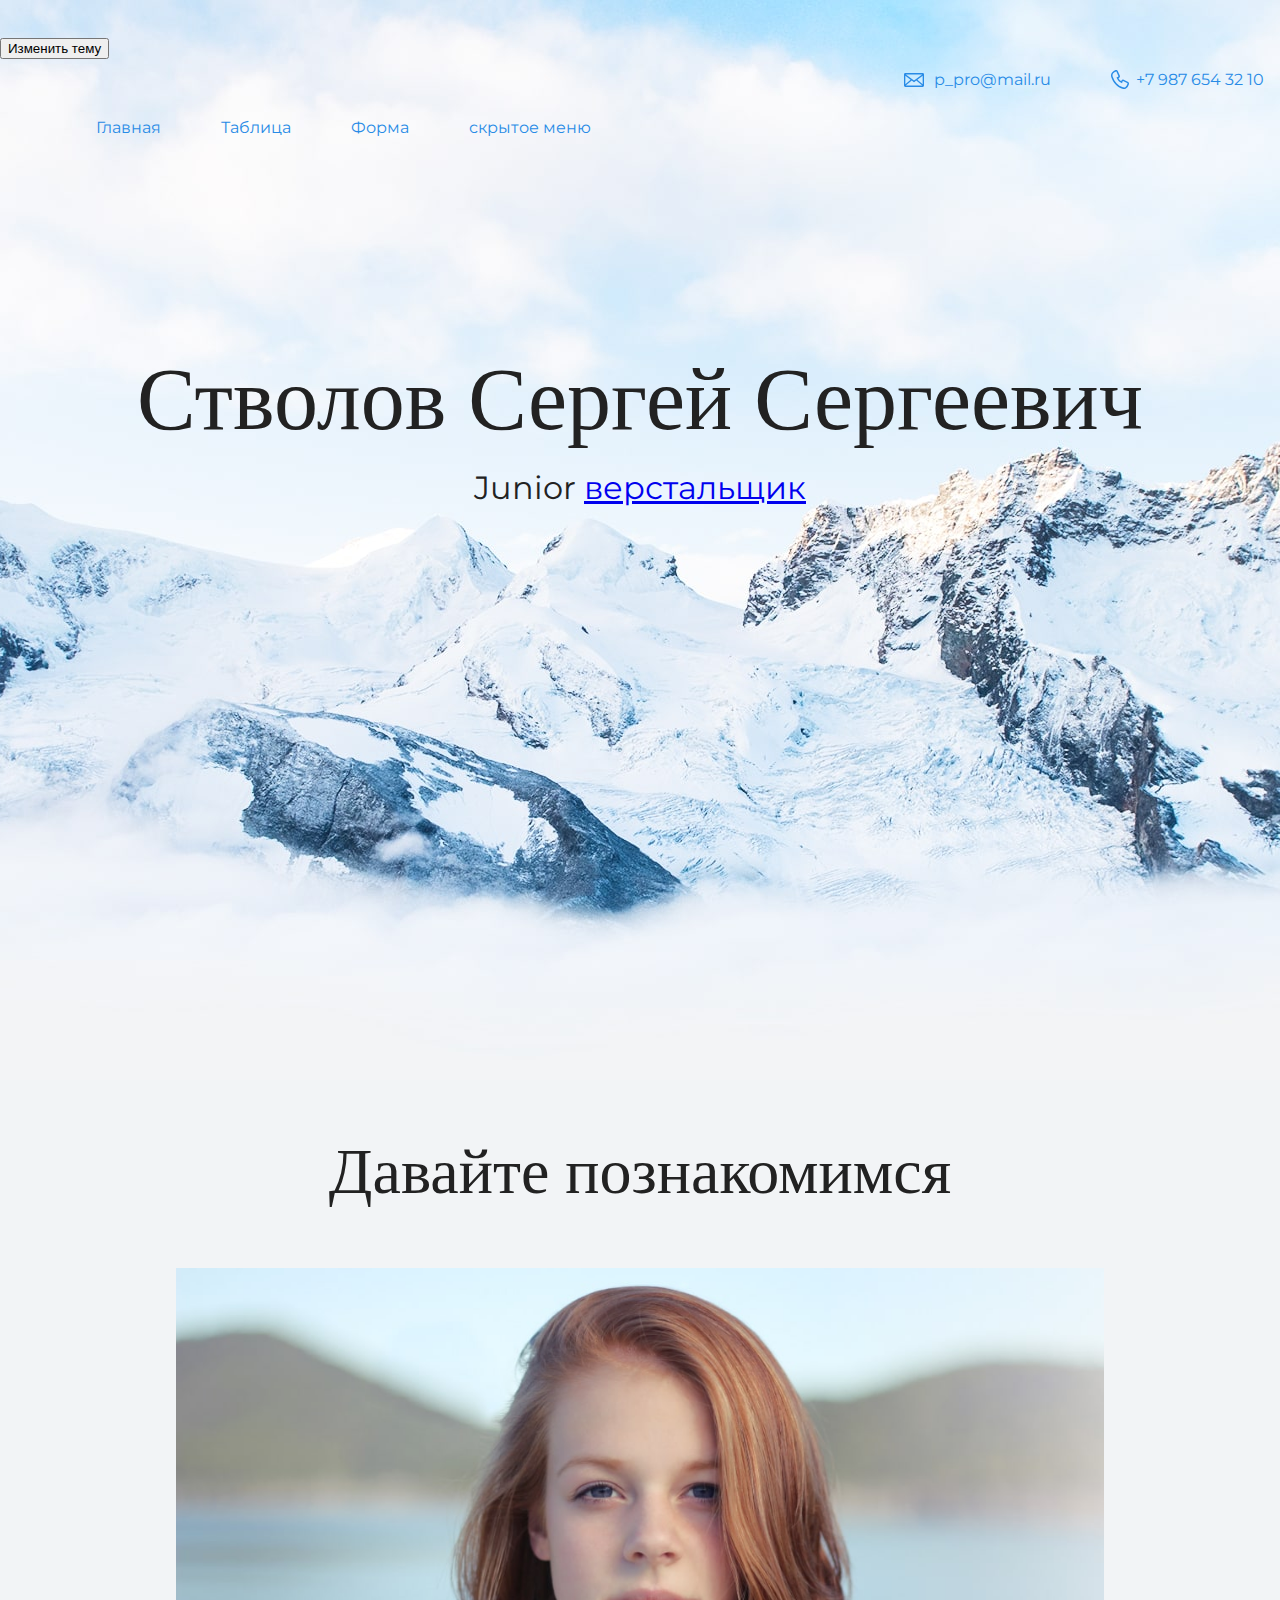
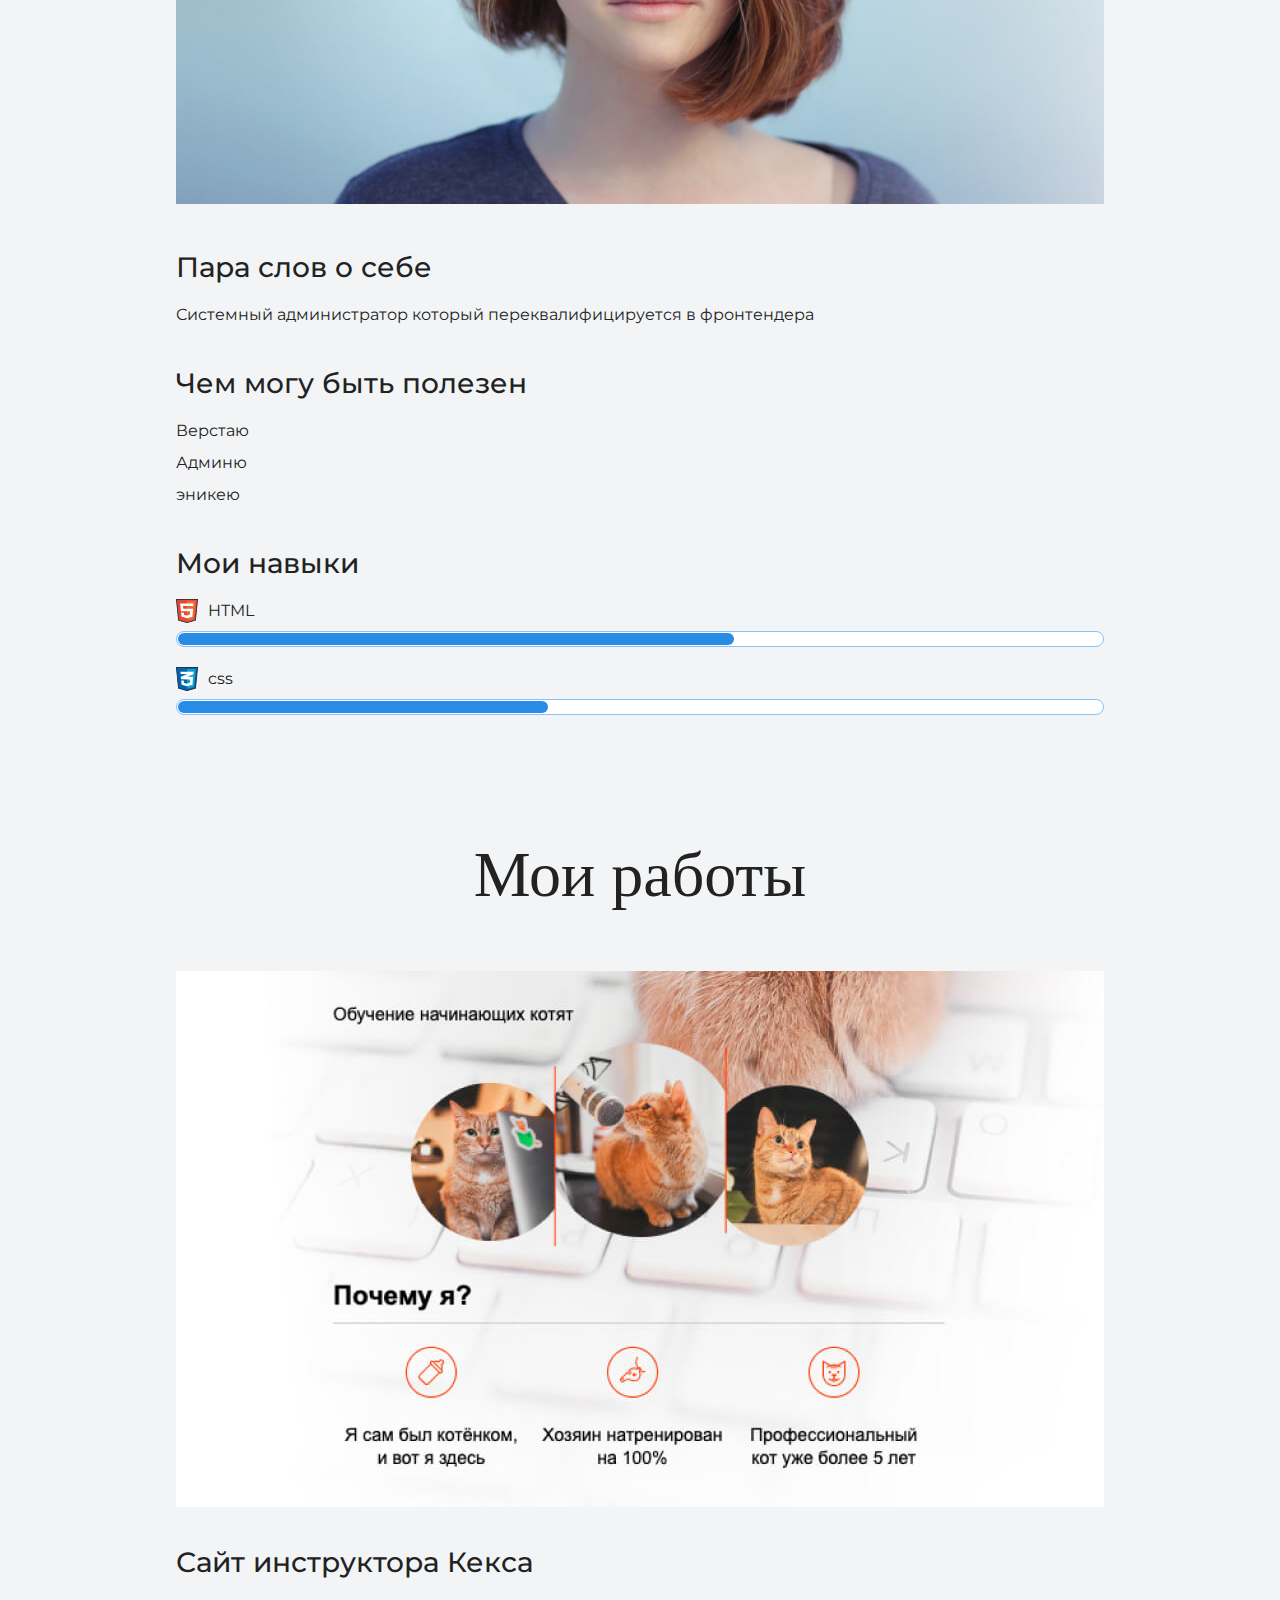
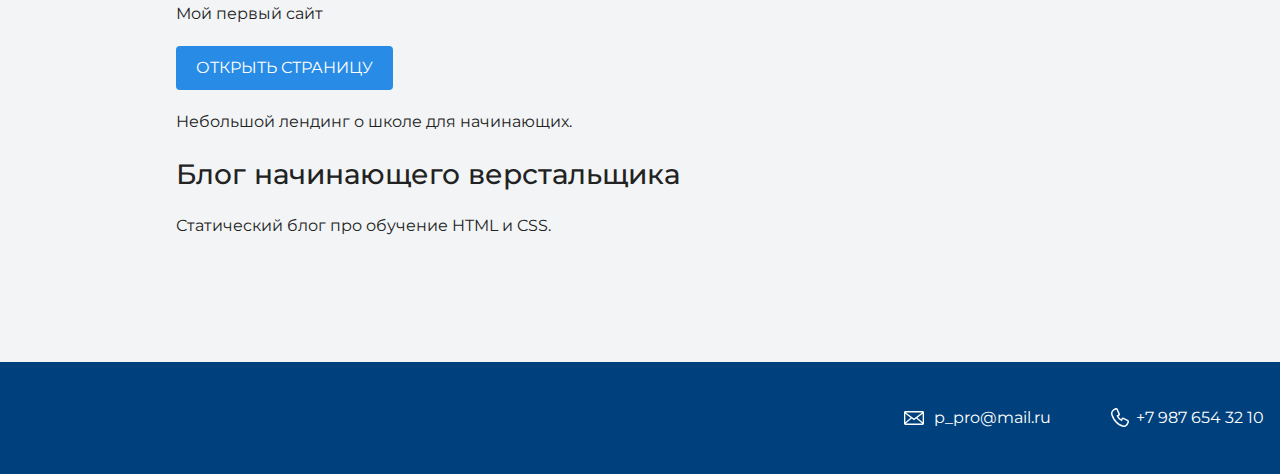
<file: index.html>
<!DOCTYPE html>
<html lang="ru">
  <head>
    <meta charset="UTF-8">
    <link rel="stylesheet" href="style.css">
    <title>Портфолио Junior верстальщика</title>
    <link href="https://fonts.googleapis.com/css?family=Montserrat:400,500,700|Old+Standard+TT&display=swap&subset=cyrillic" rel="stylesheet">
  </head>

  <body class="page light-theme">
    <header class="page-header">
      <button class="theme-button" type="button">Изменить тему</button>     
      <div class="container">
        <a class="header-email" href="mailto:p_pro@mail.ru">p_pro@mail.ru</a>
        <a class="header-phone" href="tel:+79876543210">+7 987 654 32 10</a>
      </div>
      <nav>
        <ul>
          <li>
            <a>Главная</a>
          </li>
          <li>
            <a href="table_test.html">Таблица</a>
          </li>
          <li>
            <a href="form.html">Форма</a>
          </li>
          <li class="hiddenli"> <a href="#"> скрытое меню</a>
            <ul class="hidden">
              <li><a href="#">1</a></li>
              <li><a href="#">2</a></li>
              <li><a href="#">3</a></li>
            </ul>
          </li>
          </ul>
      </nav>
    </header>
    
    <section class="hero-image">
      <div class="container">
      <h1 class="heading">Стволов Сергей Сергеевич</h1>
      <p>Junior <a href="#111">верстальщик</a></p>
      </div>
    </section>

    <section class="intro">
      <div class="container">
        <h2 class="subheading">Давайте познакомимся</h2>
        <figure class="user-image">
            <img src="files/user.jpg" width="928" height="536" alt="фото автора сайта">
        </figure>
        <h3>Пара слов о себе</h3>
            <p>Системный администратор который переквалифицируется в фронтендера</p>
        <h3>Чем могу быть полезен</h3>
            <p id="111">Верстаю<br>Админю<br>эникею</p>
            <div class="skills">
              <h3>Мои навыки</h3>
              <dl class="skills-list">
                <dt class="skill-html">HTML</dt>
                <dd class="level"><div style="width: 60%;">60%</div></dd>
                <dt class="skill-css">css</dt>
                <dd class="level"><div div style="width: 40%;">40%</div></dd>
              </dl>
            </div>
      </div>
    </section>
  
      <section class="portfolio">
        <div class="container">
          <h2 class="subheading">Мои работы</h2> 
          <figure class="project-image">
            <img src="files/project.jpg" width="928" height="536" alt="Cайт инструктора Кекса">
          </figure>
          <h3>Сайт инструктора Кекса</h3>
            <P>Мой первый сайт</P>
          <a class="button" href="source/project/index.html">Открыть страницу</a>
            <p>Небольшой лендинг о школе для начинающих.</p>
          <h3>Блог начинающего верстальщика</h3>
            <p>Статический блог про обучение HTML и CSS.</p>
        </div>
      </section>

          <footer class="page-footer">
      <div class="container">
        <a class="footer-email" href="mailto:p_pro@mail.ru">p_pro@mail.ru</a>
        <a class="footer-phone" href="tel:+79876543210">+7 987 654 32 10</a>
    </div>
    </footer>
    <script src="js.js"></script>
  </body>
</html>
</file>
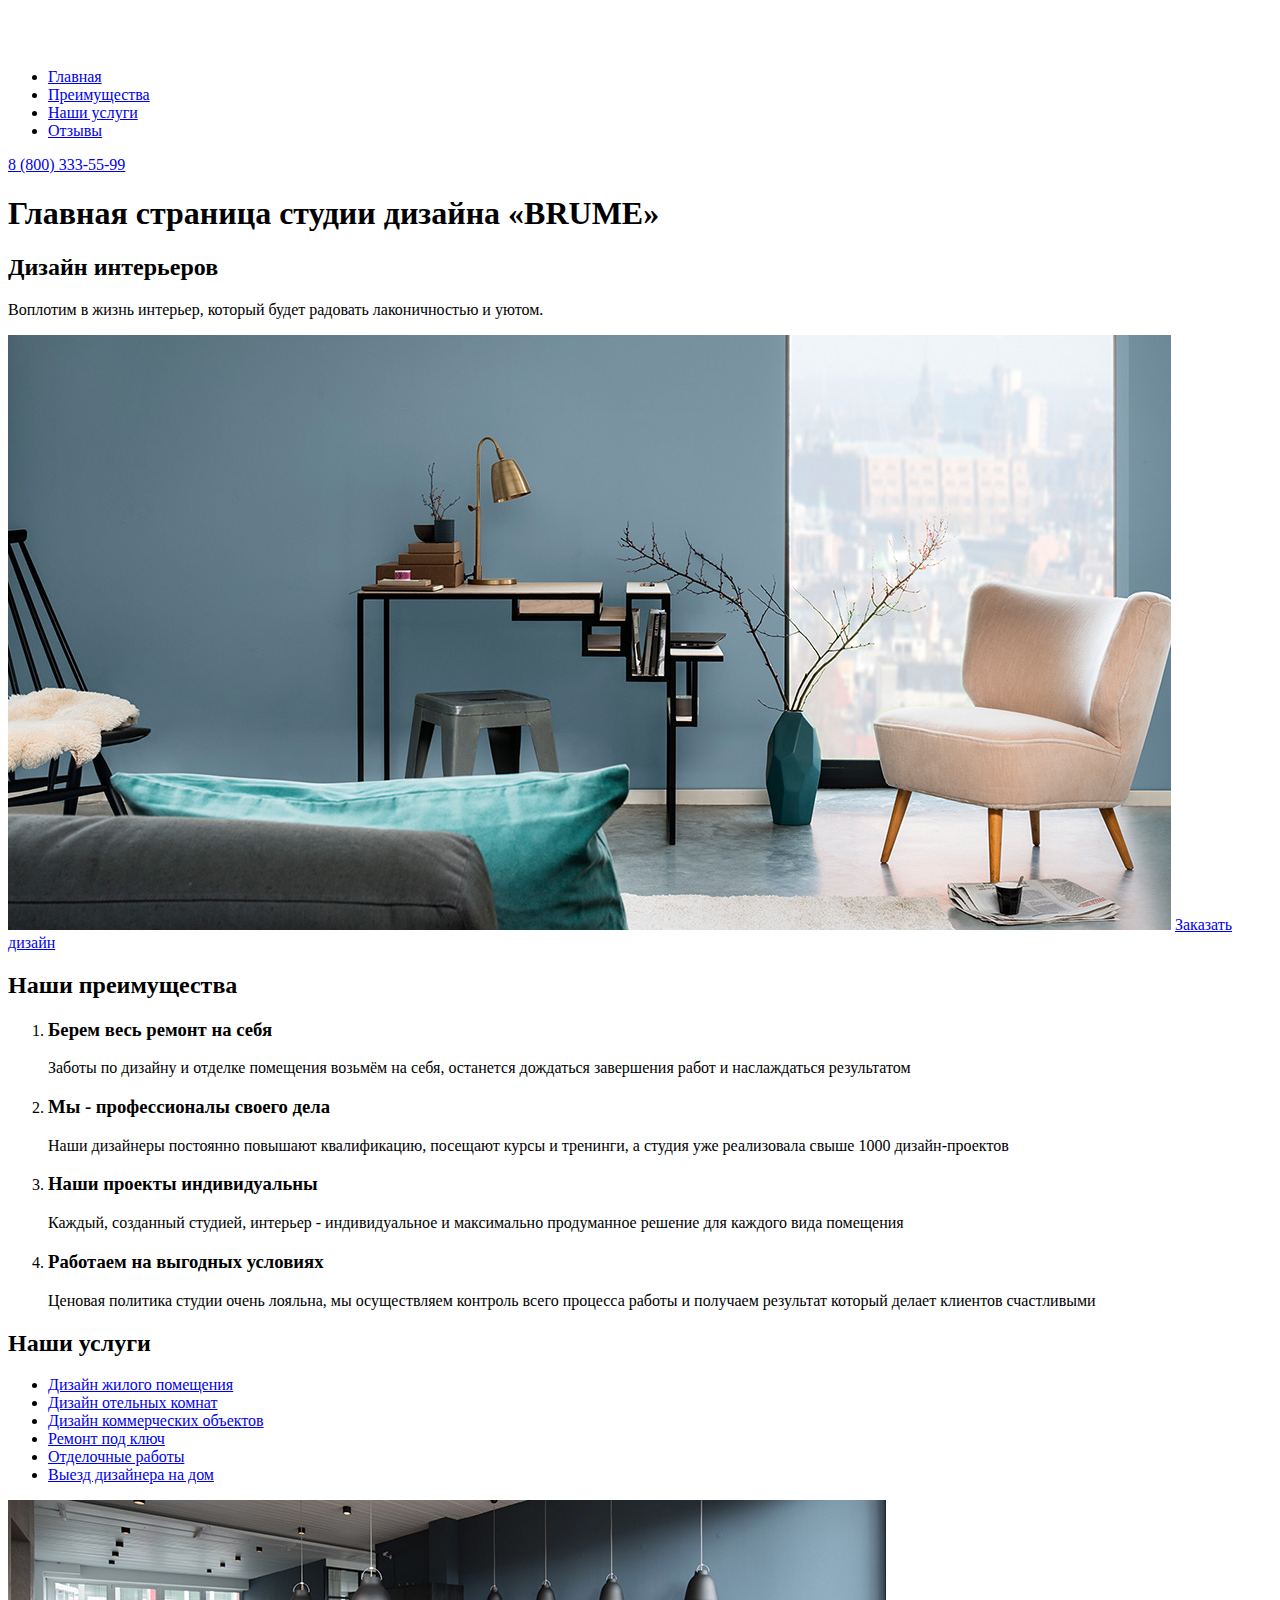
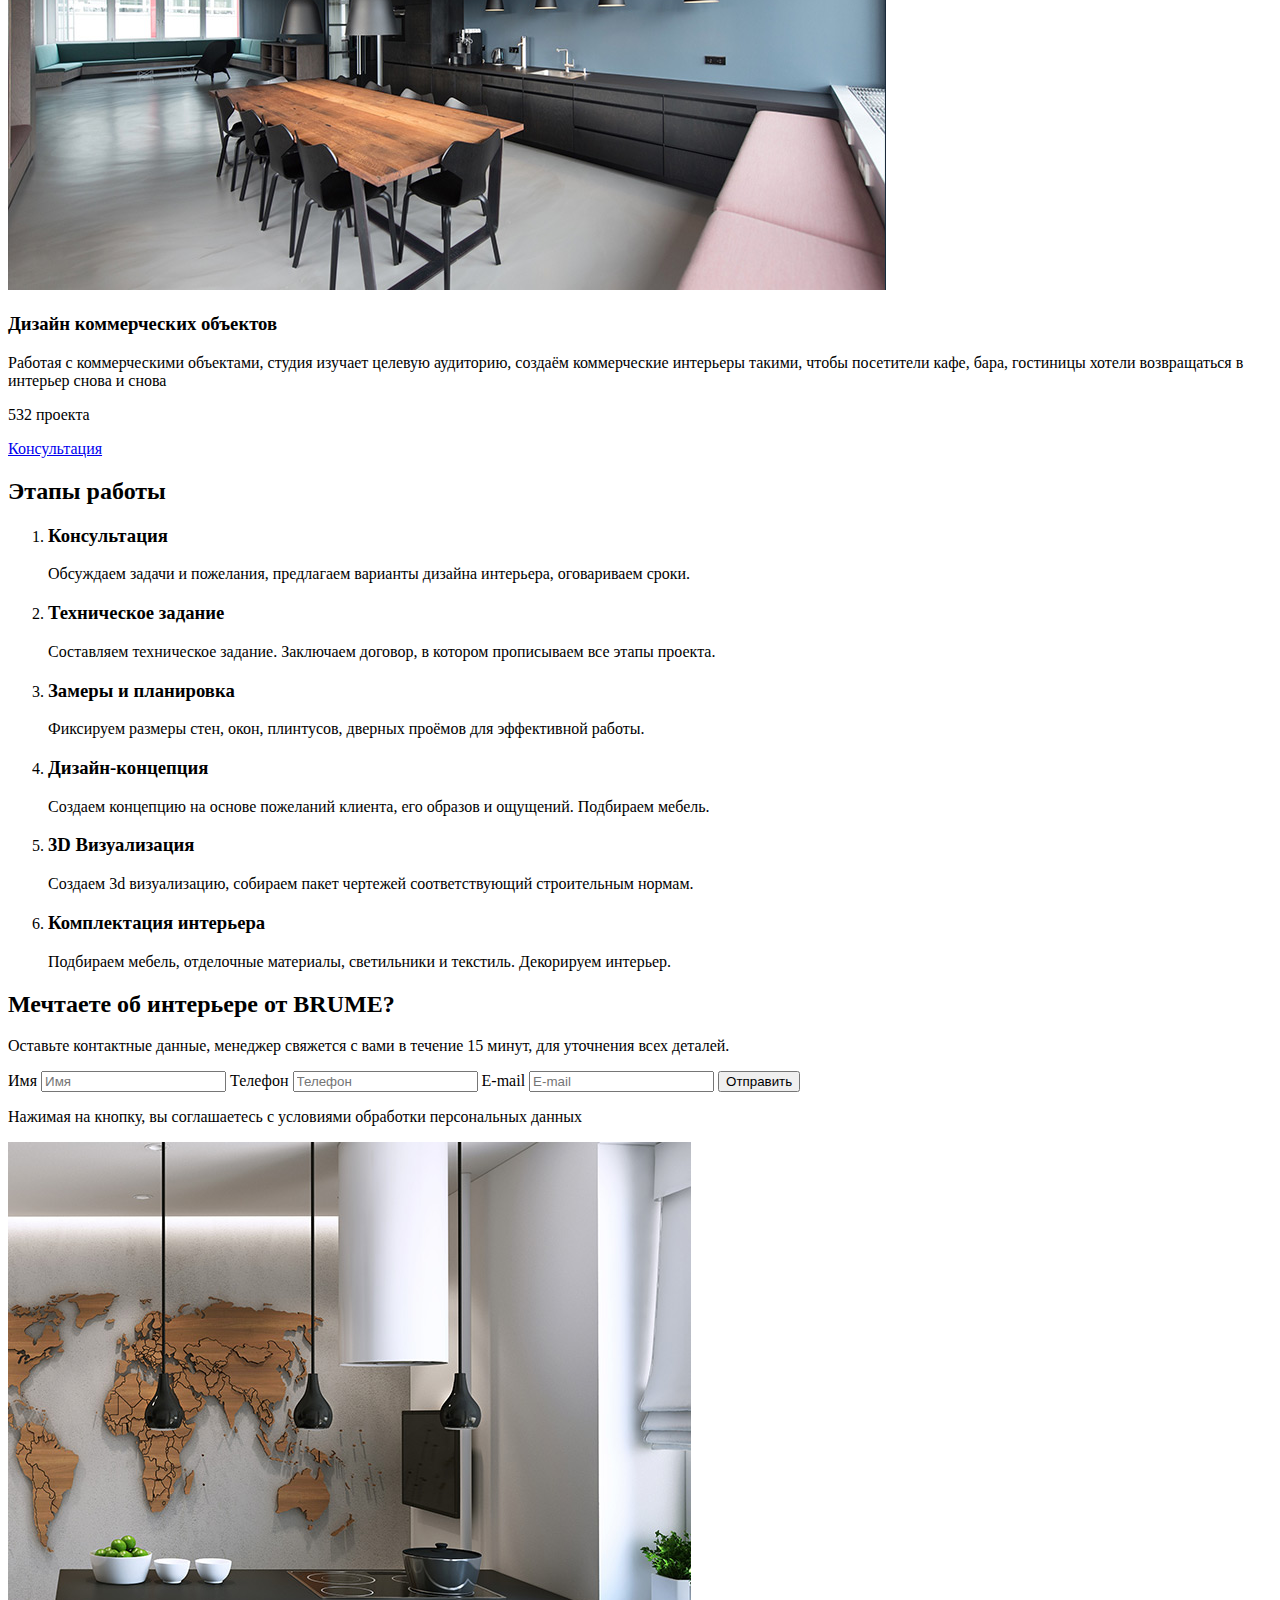
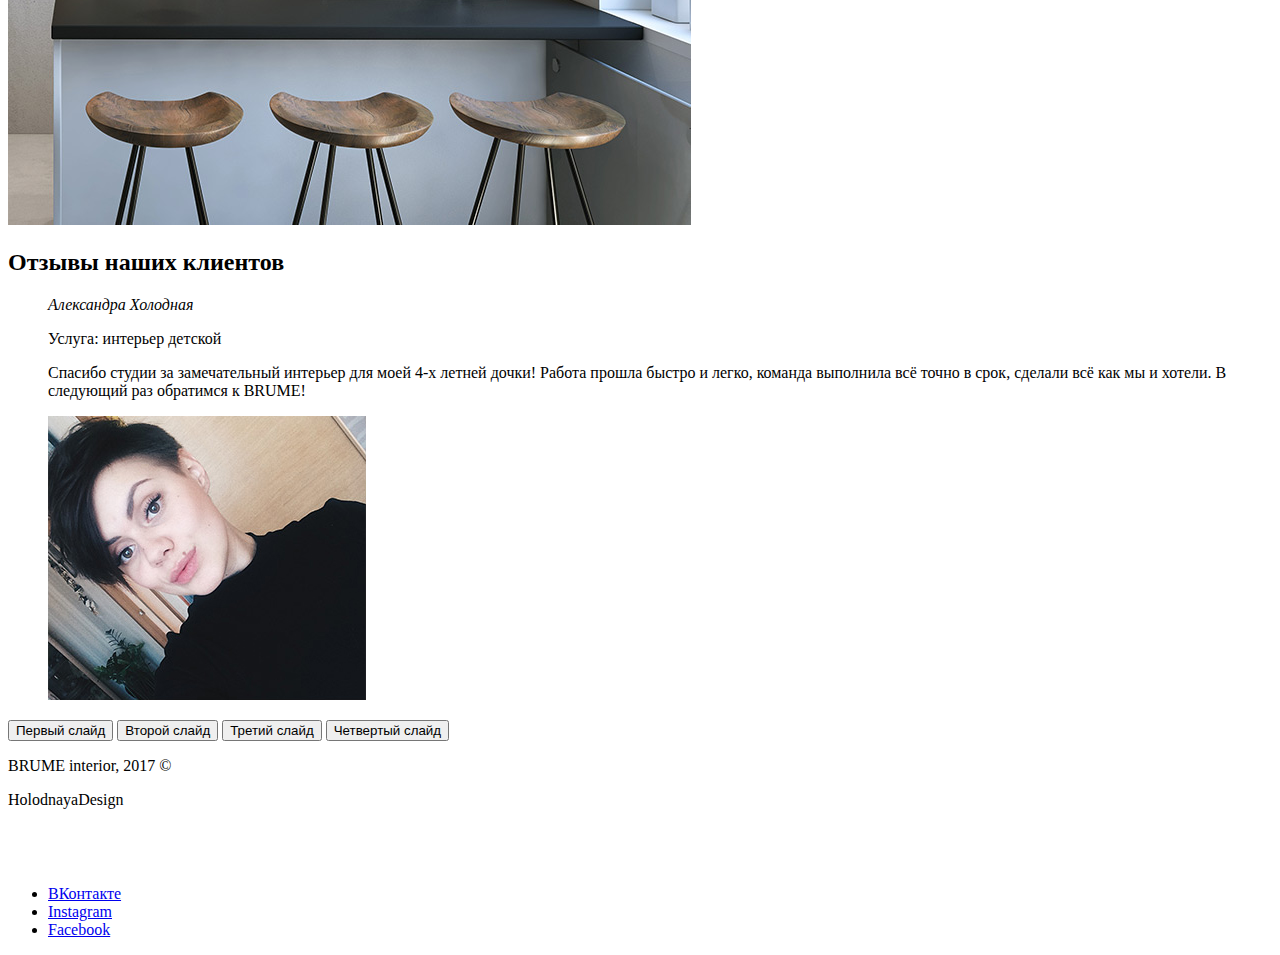
<file: case/case-05/index.html>
<!DOCTYPE html>
<html lang="ru">
  <head>
    <meta charset="utf-8">
    <meta name="viewport" content="width=device-width, initial-scale=1">
    <title>Дизайн студия «BRUME»</title>
  </head>
  <body>
    <header class="main-header">
      <nav class="main-nav">
        <a class="logo">
          <img src="img/logo.png" width="70" height="40" alt="Логотип дизайн студия BRUME">
        </a>
        <ul class="site-navigation">
          <li class="site-navigation-item">
            <a href="#">Главная</a>
          </li>
          <li class="site-navigation-item">
            <a href="#">Преимущества</a>
          </li>
          <li class="site-navigation-item">
            <a href="#">Наши услуги</a>
          </li>
          <li class="site-navigation-item">
            <a href="#">Отзывы</a>
          </li>
        </ul>
      </nav>
      <a href="tel:88003335599">8 (800) 333-55-99</a>
    </header>
    <main>
      <h1 class="visually-hidden">Главная страница студии дизайна «BRUME»</h1>
      <section class="promo">
        <h2>Дизайн интерьеров</h2>
        <p>Воплотим в жизнь интерьер, который будет радовать лаконичностью и уютом.</p>
        <img src="img/promo.jpg" width="1163" height="595" alt="Дизайн гостиной от студии BRUME">
        <a href="#">Заказать дизайн</a>
      </section>
      <section class="features">
        <h2 class="visually-hidden">Наши преимущества</h2>
        <ol>
          <li>
            <h3>Берем весь ремонт на себя</h3>
            <p>Заботы по дизайну и отделке помещения возьмём на себя, останется дождаться завершения работ и наслаждаться результатом</p>
          </li>
          <li>
            <h3>Мы - профессионалы своего дела</h3>
            <p>Наши дизайнеры постоянно повышают квалификацию, посещают курсы и тренинги, а студия уже реализовала свыше 1000 дизайн-проектов</p>
          </li>
          <li>
            <h3>Наши проекты индивидуальны</h3>
            <p>Каждый, созданный студией, интерьер - индивидуальное и максимально продуманное решение для каждого вида помещения</p>
          </li>
          <li>
            <h3>Работаем на выгодных условиях</h3>
            <p>Ценовая политика студии очень лояльна, мы осуществляем контроль всего процесса работы и получаем результат который делает клиентов счастливыми</p>
          </li>
        </ol>
      </section>
      <section class="services">
        <h2>Наши услуги</h2>
        <ul class="section-navigation">
          <li class="section-navigation-item"><a href="#">Дизайн жилого помещения</a></li>
          <li class="section-navigation-item"><a href="#">Дизайн отельных комнат</a></li>
          <li class="section-navigation-item active-item"><a href="#">Дизайн коммерческих объектов</a></li>
          <li class="section-navigation-item"><a href="#">Ремонт под ключ</a></li>
          <li class="section-navigation-item"><a href="#">Отделочные работы</a></li>
          <li class="section-navigation-item"><a href="#">Выезд дизайнера на дом</a></li>
        </ul>
        <img src="img/image.jpg" width="878" height="390" alt="Дизайн коммерческих объектов от студии BRUME">
        <h3>Дизайн коммерческих объектов</h3>
        <p>Работая с коммерческими объектами, студия изучает целевую аудиторию, создаём коммерческие интерьеры такими, чтобы посетители кафе, бара, гостиницы хотели возвращаться в интерьер снова и снова</p>
        <p>532 проекта</p>
        <a href="#">Консультация</a>
      </section>
      <section class="stages">
        <h2>Этапы работы</h2>
        <ol>
          <li>
            <h3>Консультация</h3>
            <p>Обсуждаем задачи и пожелания, предлагаем варианты дизайна интерьера, оговариваем сроки.</p>
          </li>
          <li>
            <h3>Техническое задание</h3>
            <p>Составляем техническое задание. Заключаем договор, в котором прописываем все этапы проекта.</p>
          </li>
          <li>
            <h3>Замеры и планировка</h3>
            <p>Фиксируем размеры стен, окон, плинтусов, дверных проёмов для эффективной работы.</p>
          </li>
          <li>
            <h3>Дизайн-концепция</h3>
            <p>Создаем концепцию на основе пожеланий клиента, его образов и ощущений. Подбираем мебель.</p>
          </li>
          <li>
            <h3>3D Визуализация</h3>
            <p>Создаем 3d визуализацию, собираем пакет чертежей соответствующий строительным нормам.</p>
          </li>
          <li>
            <h3>Комплектация интерьера</h3>
            <p>Подбираем мебель, отделочные материалы, светильники и текстиль. Декорируем интерьер.</p>
          </li>
        </ol>
      </section>
      <section class="order-form">
        <h2>Мечтаете об интерьере от BRUME?</h2>
        <p>Оставьте контактные данные, менеджер свяжется с вами в течение 15 минут, для уточнения всех деталей.</p>
        <form action="#" method="post">
          <label for="name" class="visually-hidden">Имя</label>
          <input type="text" name="name" id="name" placeholder="Имя" required>
          <label for="phone" class="visually-hidden">Телефон</label>
          <input type="tel" name="phone" id="phone" placeholder="Телефон" required>
          <label for="email" class="visually-hidden">E-mail</label>
          <input type="email" name="email" id="email" placeholder="E-mail">
          <button type="submit">Отправить</button>
        </form>
        <p>Нажимая на кнопку, вы соглашаетесь с условиями обработки персональных данных</p>
        <img src="img/image-2.jpg" width="683" height="683" alt="Дизайн от студии BRUME">
      </section>
      <section class="reviews">
        <h2>Отзывы наших клиентов</h2>
        <blockquote>
          <cite>Александра Холодная</cite>
          <p>Услуга: интерьер детской</p>
          <p>Спасибо студии за замечательный интерьер для моей 4-х летней дочки! Работа прошла быстро и легко, команда выполнила всё точно в срок, сделали всё как мы и хотели. В следующий раз обратимся к BRUME!</p>
          <img src="img/photo-1.jpg" width="318" height="284" alt="Александра Холодная">
        </blockquote>
        <div class="slider-control">
          <button class="slider-button active-button" type="button">Первый слайд</button>
          <button class="slider-button" type="button">Второй слайд</button>
          <button class="slider-button" type="button">Третий слайд</button>
          <button class="slider-button" type="button">Четвертый слайд</button>
        </div>
      </section>
    </main>
    <footer class="main-footer">
      <p class="copyright">BRUME interior, 2017 &copy;</p>
      <p class="copyright">HolodnayaDesign</p>
      <a class="logo">
        <img src="img/logo.png" width="70" height="40" alt="Логотип дизайн студия BRUME">
      </a>
      <ul class="social-list">
        <li class="social-list-item">
          <a href="#">ВКонтакте</a>
        </li>
        <li class="social-list-item">
          <a href="#">Instagram</a>
        </li>
        <li class="social-list-item">
          <a href="#">Facebook</a>
        </li>
      </ul>
    </footer>
  </body>
</html>
</file>
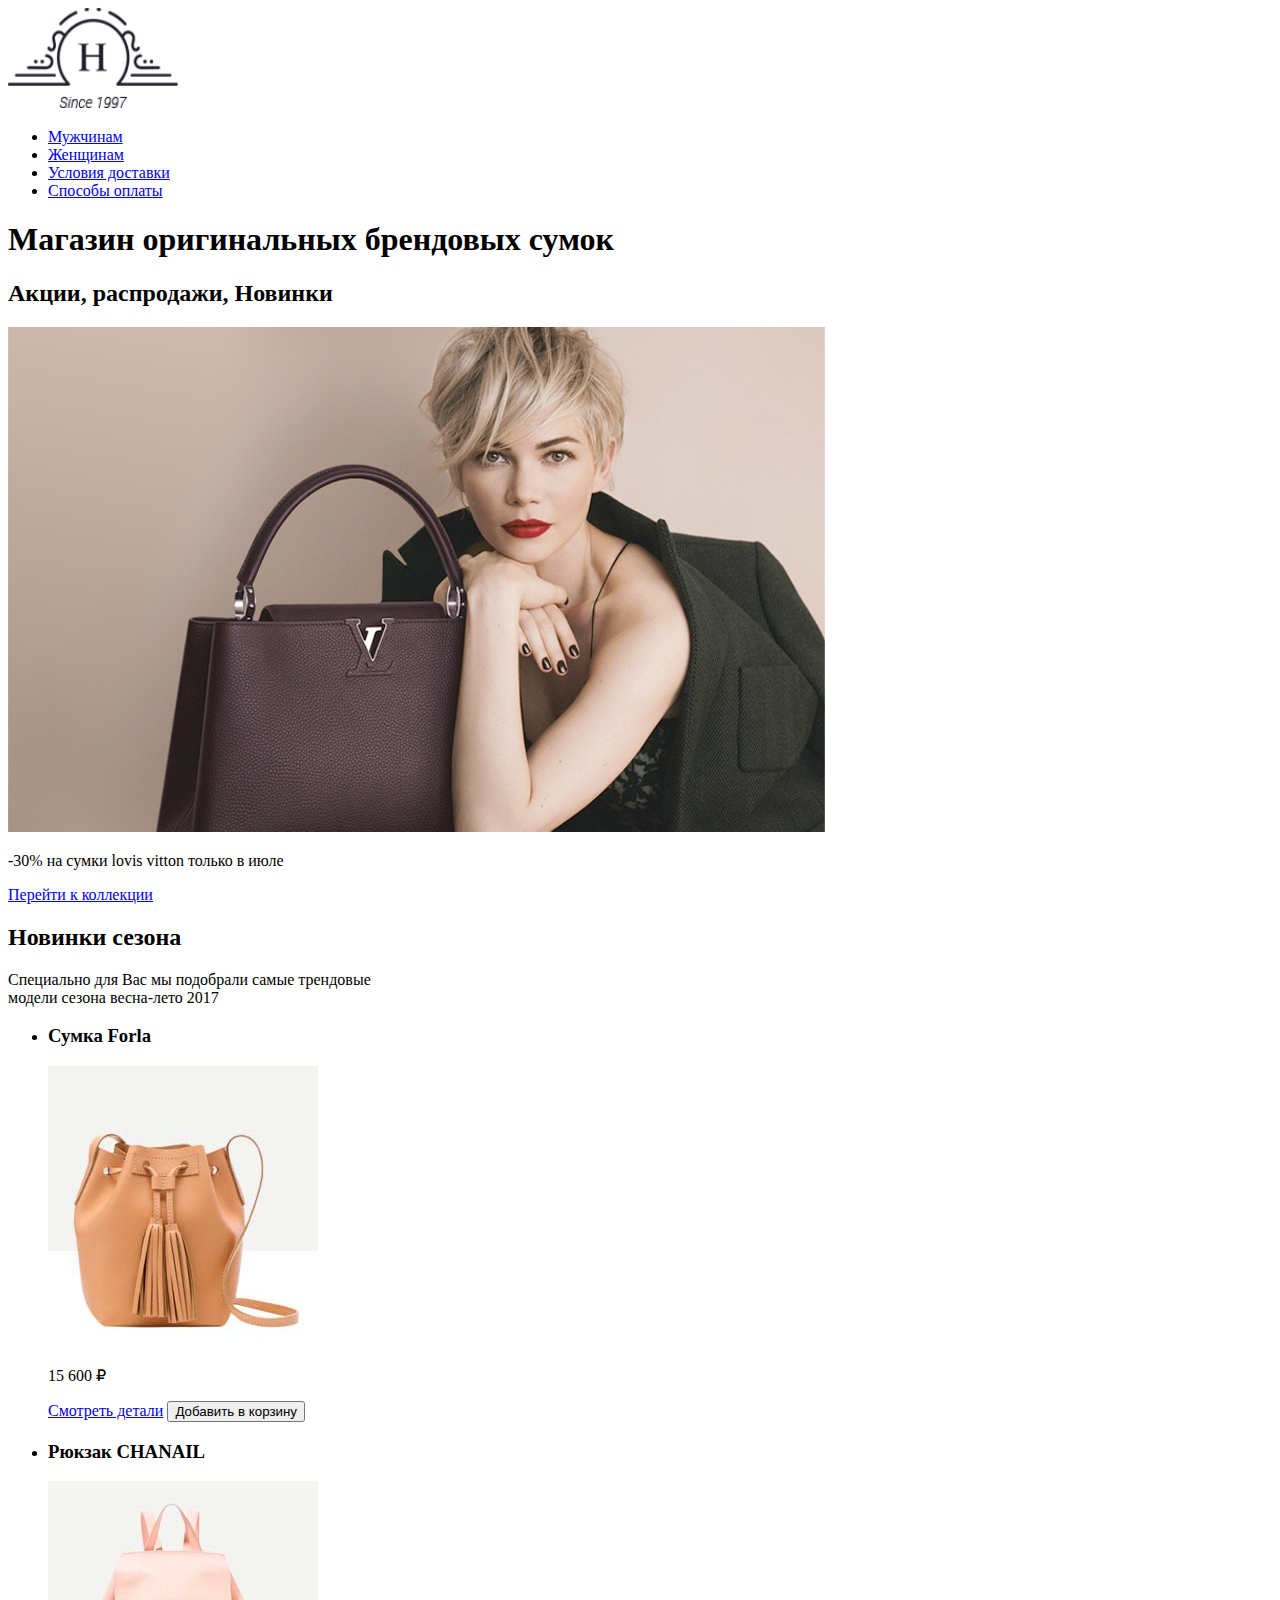
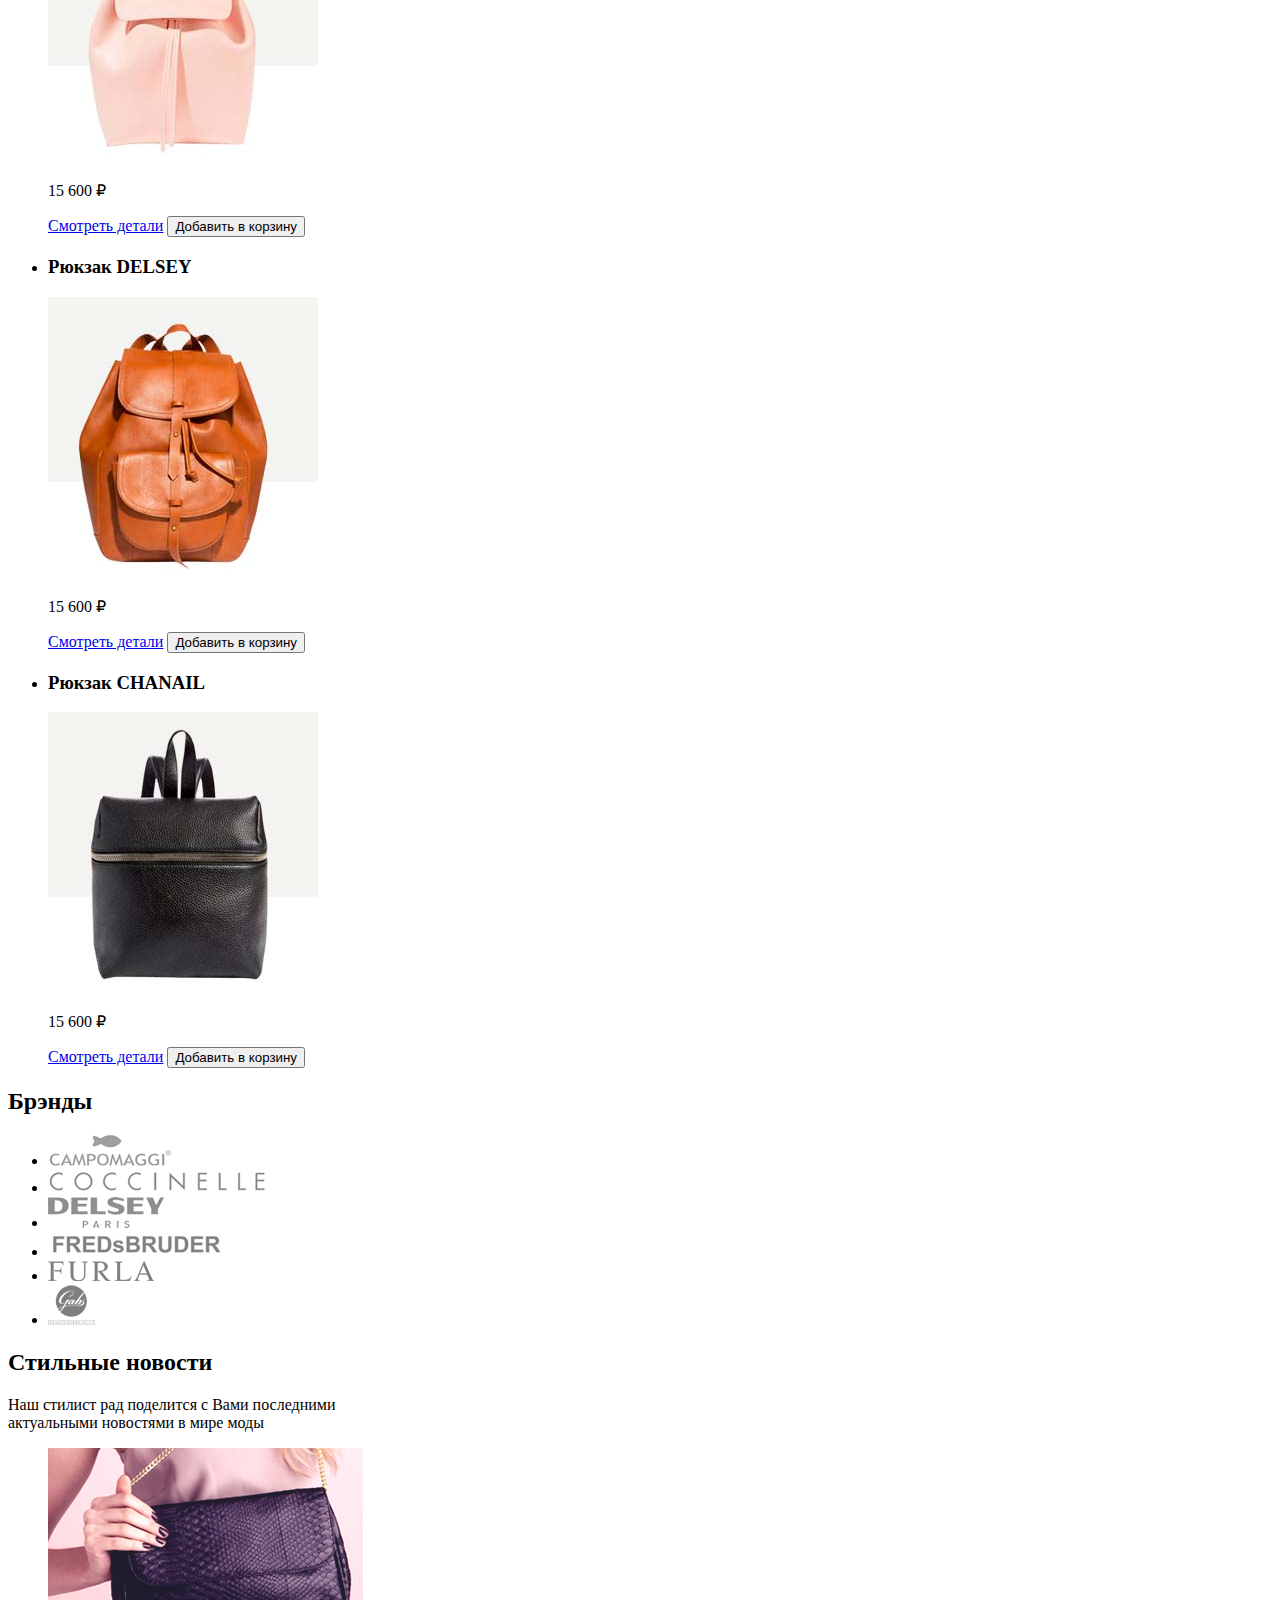
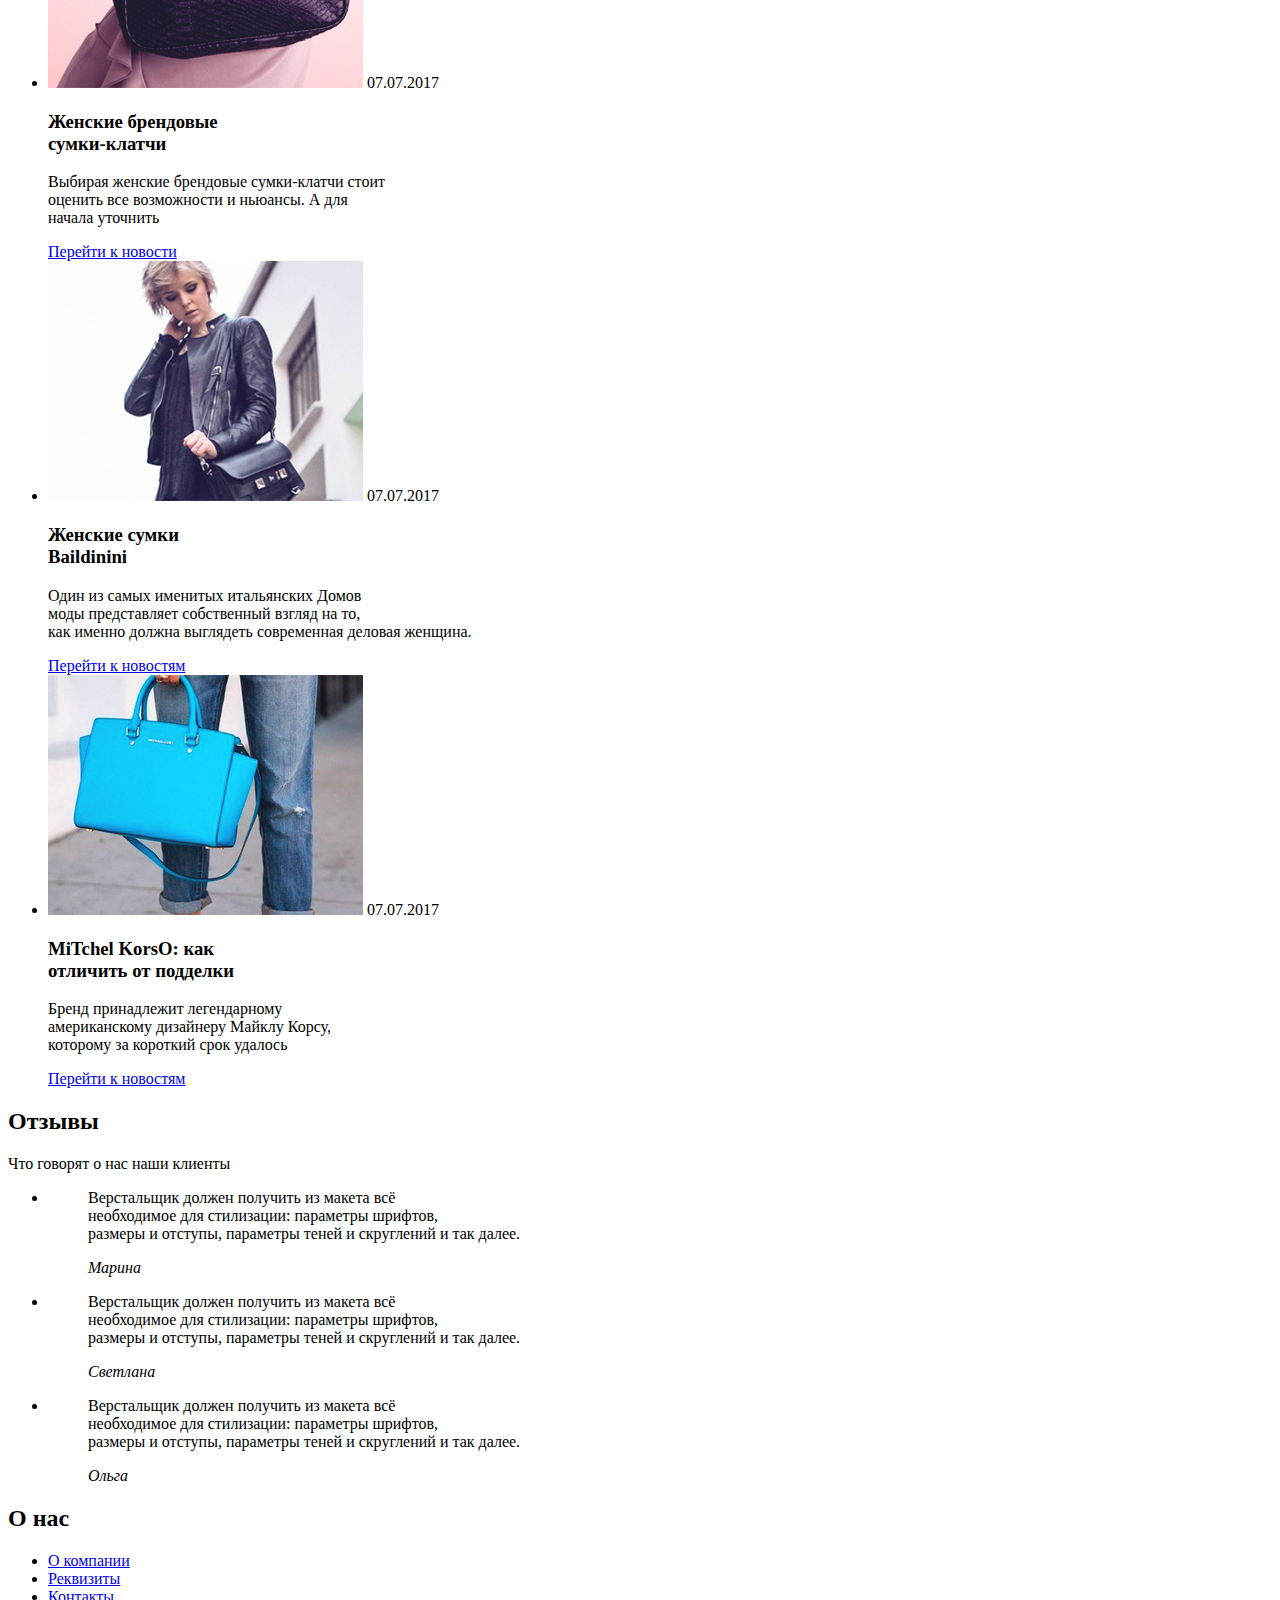
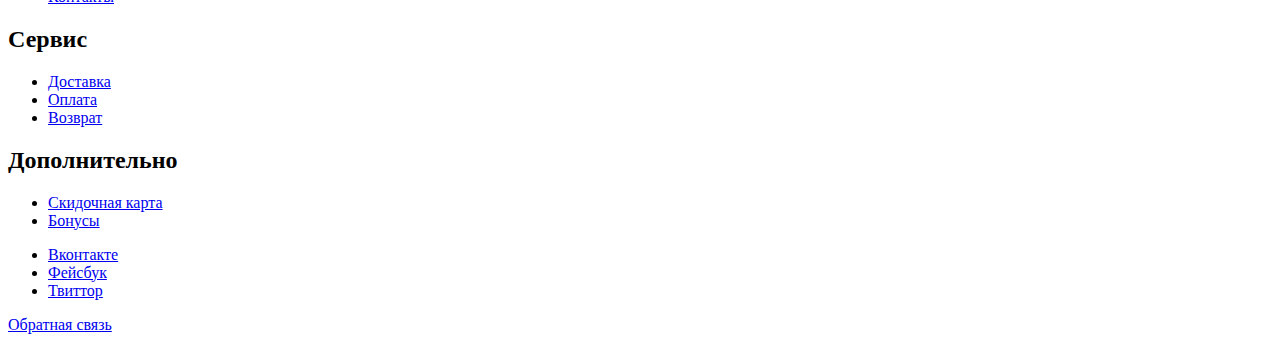
<file: case/my case-03/index.html>
<!DOCTYPE html>
<html lang="ru">
  <head>
    <meta charset="UTF-8">
    <meta name="viewport" content="width=device-width, initial-scale=1">
    <title>Магазин сумок</title>
    <style>
      /*.visually-hidden {
  position: absolute;
  clip: rect(0 0 0 0);
  width: 1px;
  height: 1px;
  margin: -1px;
  …
}*/
    </style>
  </head>
  <body>
    <header class="main-header">
      <nav class="main-header-nav">
        <a class="logo">
          <img src="img/logo.png" width="170" height="100" alt="Логотип магазина сумок">
        </a>
        <ul class="site-navigation">
          <li class="site-navigation-item">
            <a href="#">Мужчинам</a>
          </li>
          <li class="site-navigation-item">
            <a href="#">Женщинам</a>
          </li>
          <li class="site-navigation-item">
            <a href="#">Условия доставки</a>
          </li>
          <li class="site-navigation-item">
            <a href="#">Способы оплаты</a>
          </li>
        </ul>
      </nav>
    </header>
    <main class="container">
      <h1 class="visually-hidden">Магазин оригинальных брендовых сумок</h1>
       <section class="promo">
        <h2 class="visually-hidden">
          Акции, распродажи, Новинки
        </h2>
        <img src="img/louis-vuitton.jpg" width="817" height="505" alt="Дама с сумкой">
        <p>
          -30% <span>на сумки lovis vitton</span> <span>только в июле</span>
        </p>
        <a href="#">Перейти к коллекции</a>
      </section>
      <section class="novelties"> 
        <h2>Новинки сезона</h2>
        <p>
          Специально для Вас мы подобрали самые трендовые<br>модели сезона весна-лето 2017
        </p>
        <ul class="novelties-list">
          <li class="novelties-item">
            <article>
              <h3>Сумка Forla</h3>
              <img src="img/good-007.jpg" width="270" height="280"  alt="Сумка Folra">
              <p>15 600 ₽</p>
            </article>
            <a href="#">Смотреть детали</a>
            <button type="button">Добавить в корзину</button>
          </li>
          <li class="novelties-item">
            <article>
              <h3>Рюкзак CHANAIL</h3>
              <img src="img/good-202.jpg" width="270" height="280"  alt="Рюкзак CHANAIL">
              <p>15 600 ₽</p>
            </article>
            <a href="#">Смотреть детали</a>
            <button type="button">Добавить в корзину</button>
          </li>
          <li class="novelties-item">
            <article>
              <h3>Рюкзак DELSEY</h3>
              <img src="img/good-556.jpg" width="270" height="280"  alt="Рюкзак DELSEY">
              <p>15 600 ₽</p>
            </article>
            <a href="#">Смотреть детали</a>
            <button type="button">Добавить в корзину</button>
          </li>
          <li class="novelties-item">
            <article>
              <h3>Рюкзак CHANAIL</h3>
              <img src="img/good-453.jpg" width="270" height="280"  alt="Рюкзак CHANAIL">
              <p>15 600 ₽</p>
            </article>
            <a href="#">Смотреть детали</a>
            <button type="button">Добавить в корзину</button>
          </li>
        </ul>
      </section>
      <section class="brands">
        <h2 class="visually-hidden">Брэнды</h2>
        <ul class="brands-list">
          <li class="brands-item">
            <a href="#">
              <img src="img/campomaggi.png" width="124" height="31" alt="логотип campomaggi">
            </a>
          </li>
          <li class="brands-item">
            <a href="#">
              <img src="img/coccinelle.png" width="219" height="23" alt="логотип coccinelle">
            </a>  
          </li>
          <li class="brands-item">
            <a href="#">
              <img src="img/delsey-paris.png" width="116" height="31" alt="логотип delsey">
            </a>
          </li>
          <li class="brands-item">
            <a href="#">
              <img src="img/fredsbruder.png" width="176" height="25" alt="логотип fredsbruder">
            </a>
          </li>
          <li class="brands-item">
            <a href="#">
              <img src="img/furla.png" width="106" height="20" alt="логотип furla">
            </a>
          </li>
          <li class="brands-item">
            <a href="#">
              <img src="img/gabs.png" width="47" height="40" alt="логотип gabs">
            </a>
          </li>
        </ul>
      </section>
      <section class="news">
        <h2>Стильные новости</h2>
        <p>Наш стилист рад поделится с Вами последними <br> актуальными новостями в мире моды</p>
        <ul class="news-list">
          <li class="news-item">
            <img src="img/news-block-002.jpg" width="315" height="240" alt="Сумочка в руке">
            <time datetime="2017-07-07">07.07.2017</time>
            <h3>Женские брендовые <br> сумки-клатчи</h3>
            <p>
              Выбирая женские брендовые сумки-клатчи стоит<br>
              оценить все возможности и ньюансы. А для<br>
              начала уточнить
            </p>
            <a href="#">Перейти к новости</a>
          </li>
          <li>
            <img src="img/news-block-102.jpg" width="315" height="240" alt="Baildinini">
            <time datetime="2017-07-07">07.07.2017</time>
            <h3>Женские сумки <br> Baildinini</h3>
            <p>
              Один из самых именитых итальянских Домов <br> моды представляет собственный взгляд на то, <br> как именно должна выглядеть современная деловая женщина.
            </p>
            <a href="#">Перейти к новостям</a>
          </li>
          <li>
            <img src="img/news-block-502.jpg" width="315" height="240" alt="MiTchel KorsO">
            <time datetime="2017-07-07">07.07.2017</time>
            <h3>MiTchel KorsO: как <br> отличить от подделки</h3>
            <p>
              Бренд принадлежит легендарному <br> американскому дизайнеру Майклу Корсу, <br> которому за короткий срок удалось 
            </p>
            <a href="#">Перейти к новостям</a>
          </li>
        </ul>
      </section>
      <section class="comments">
        <h2>Отзывы</h2>
        <p>
          Что говорят о нас наши клиенты
        </p>
        <ul class="comments-list">
          <li class="comments-item comment">
            <blockquote class="comment-text">
              <p>
                Верстальщик должен получить из макета всё <br>необходимое для стилизации: 
                параметры шрифтов, <br>размеры и отступы, параметры теней и скруглений и так далее.
              </p>
              <cite class="comment-author">Марина</cite>
            </blockquote>
          </li>
          <li class="comments-item comment">
            <blockquote class="comment-text">
              <p>
                Верстальщик должен получить из макета всё <br>необходимое для стилизации: 
                параметры шрифтов, <br>размеры и отступы, параметры теней и скруглений и так далее.
              </p>
              <cite class="comment-author">Светлана</cite>
            </blockquote>
          </li>
          <li class="comments-item comment">
            <blockquote class="comment-text">
              <p>
                Верстальщик должен получить из макета всё <br>необходимое для стилизации: 
                параметры шрифтов, <br>размеры и отступы, параметры теней и скруглений и так далее.
              </p>
              <cite class="comment-author">Ольга</cite>
            </blockquote>
          </li>
        </ul>
      </section>
    </main>
    <footer class="main-footer">
      <section class="about-nav" >
        <h2>О нас</h2>
        <ul class="about-nav-list">
          <li class="about-nav-item">
            <a href="#">О компании</a>
          </li>
          <li class="about-nav-item">
            <a href="#">Реквизиты</a>
          </li>
          <li class="about-nav-item">
            <a href="#">Контакты</a>
          </li>
        </ul>
      </section>
      <section class="servis-nav">
        <h2>Сервис</h2>
        <ul class="seris-nav-list">
          <li class="seris-nav-item">
            <a href="#">Доставка</a>
          </li>
          <li class="seris-nav-item">
            <a href="#">Оплата</a>
          </li>
          <li class="seris-nav-item">
            <a href="#">Возврат</a>
          </li>
        </ul>
      </section>
      <section class="add-nav">
        <h2>Дополнительно</h2>
        <ul class="add-nav-list">
          <li class="add-nav-item">
            <a href="#">Скидочная карта</a>
          </li>
          <li class="seris-nav-item">
            <a href="#">Бонусы</a>
          </li>
        </ul>
      </section>
      <ul class="social-list">
        <li class="social-item">
          <a href="#">Вконтакте</a>
        </li>
        <li class="social-item">
          <a href="#">Фейсбук</a>
        </li>
        <li class="social-item">
          <a href="#">Твиттор</a>
        </li>
      </ul>
      <a href="#">Обратная связь</a>
          </footer>
  </body>
  </html>
</file>
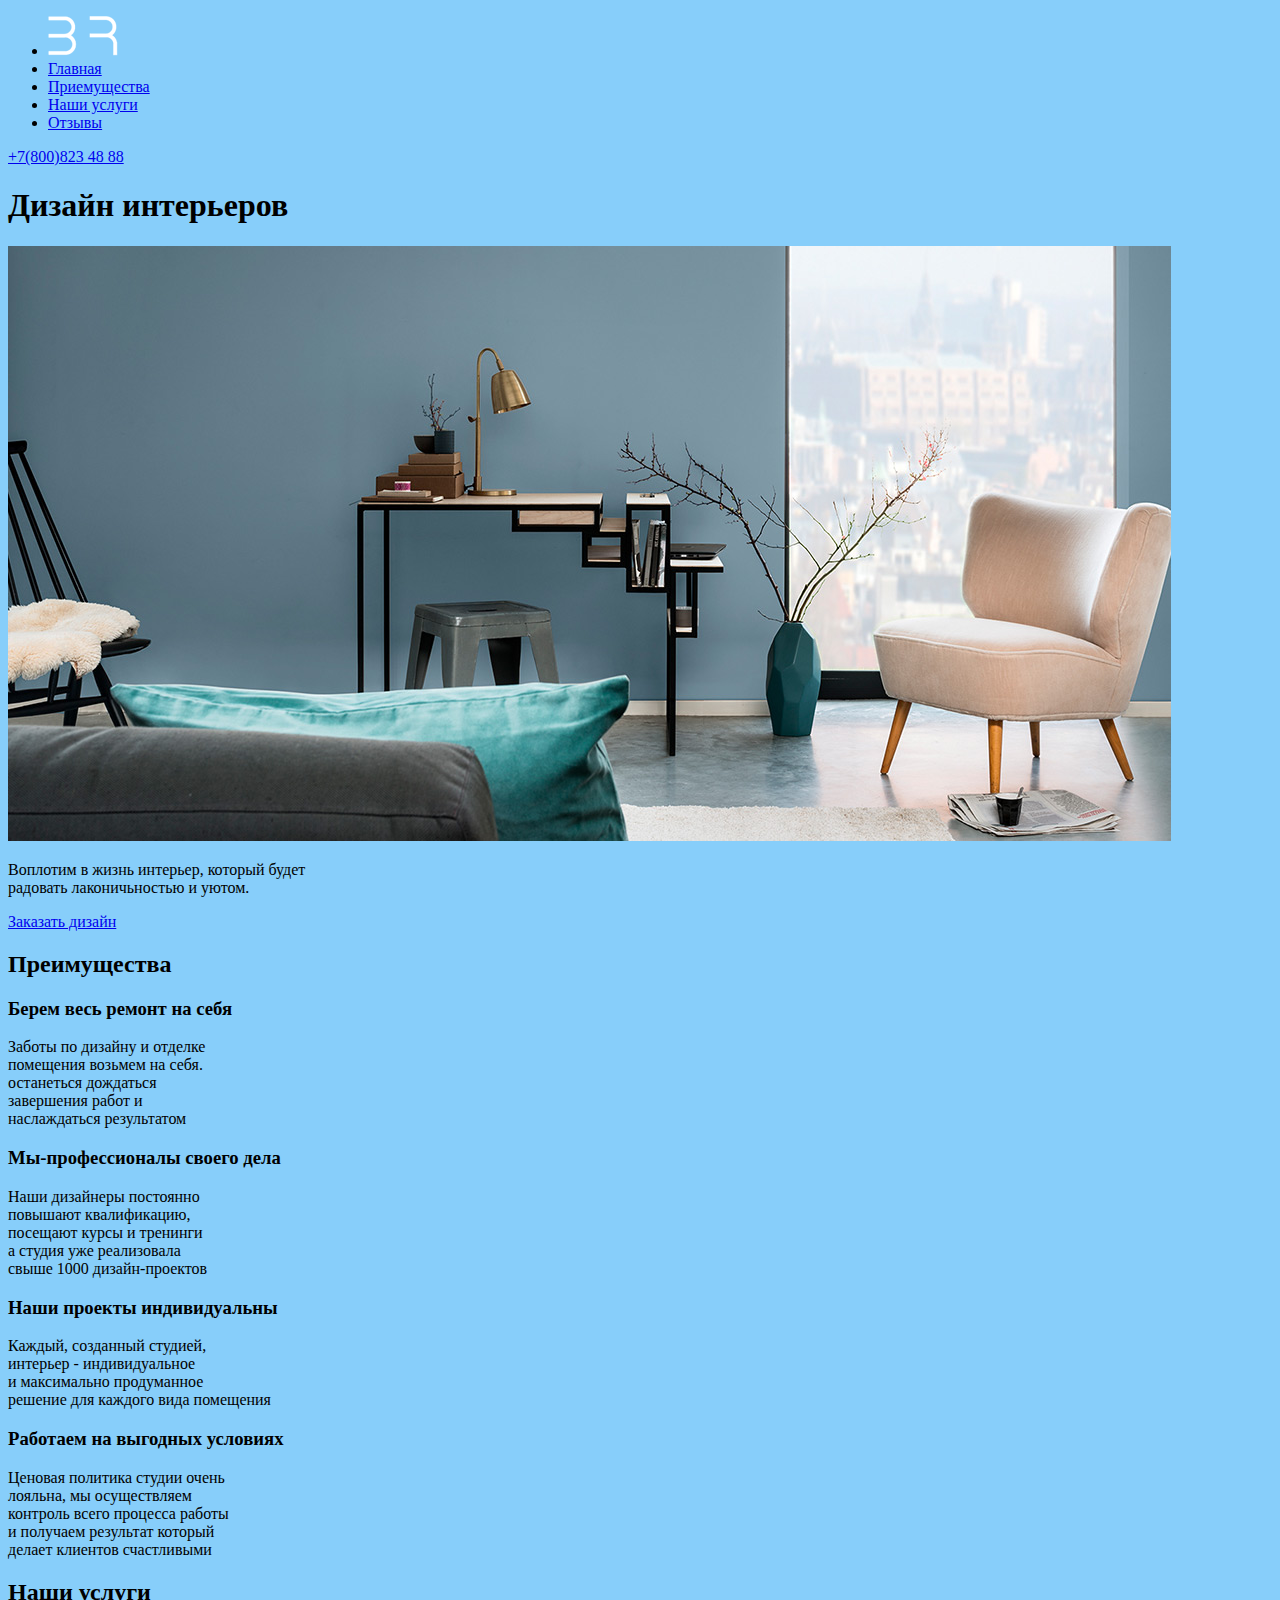
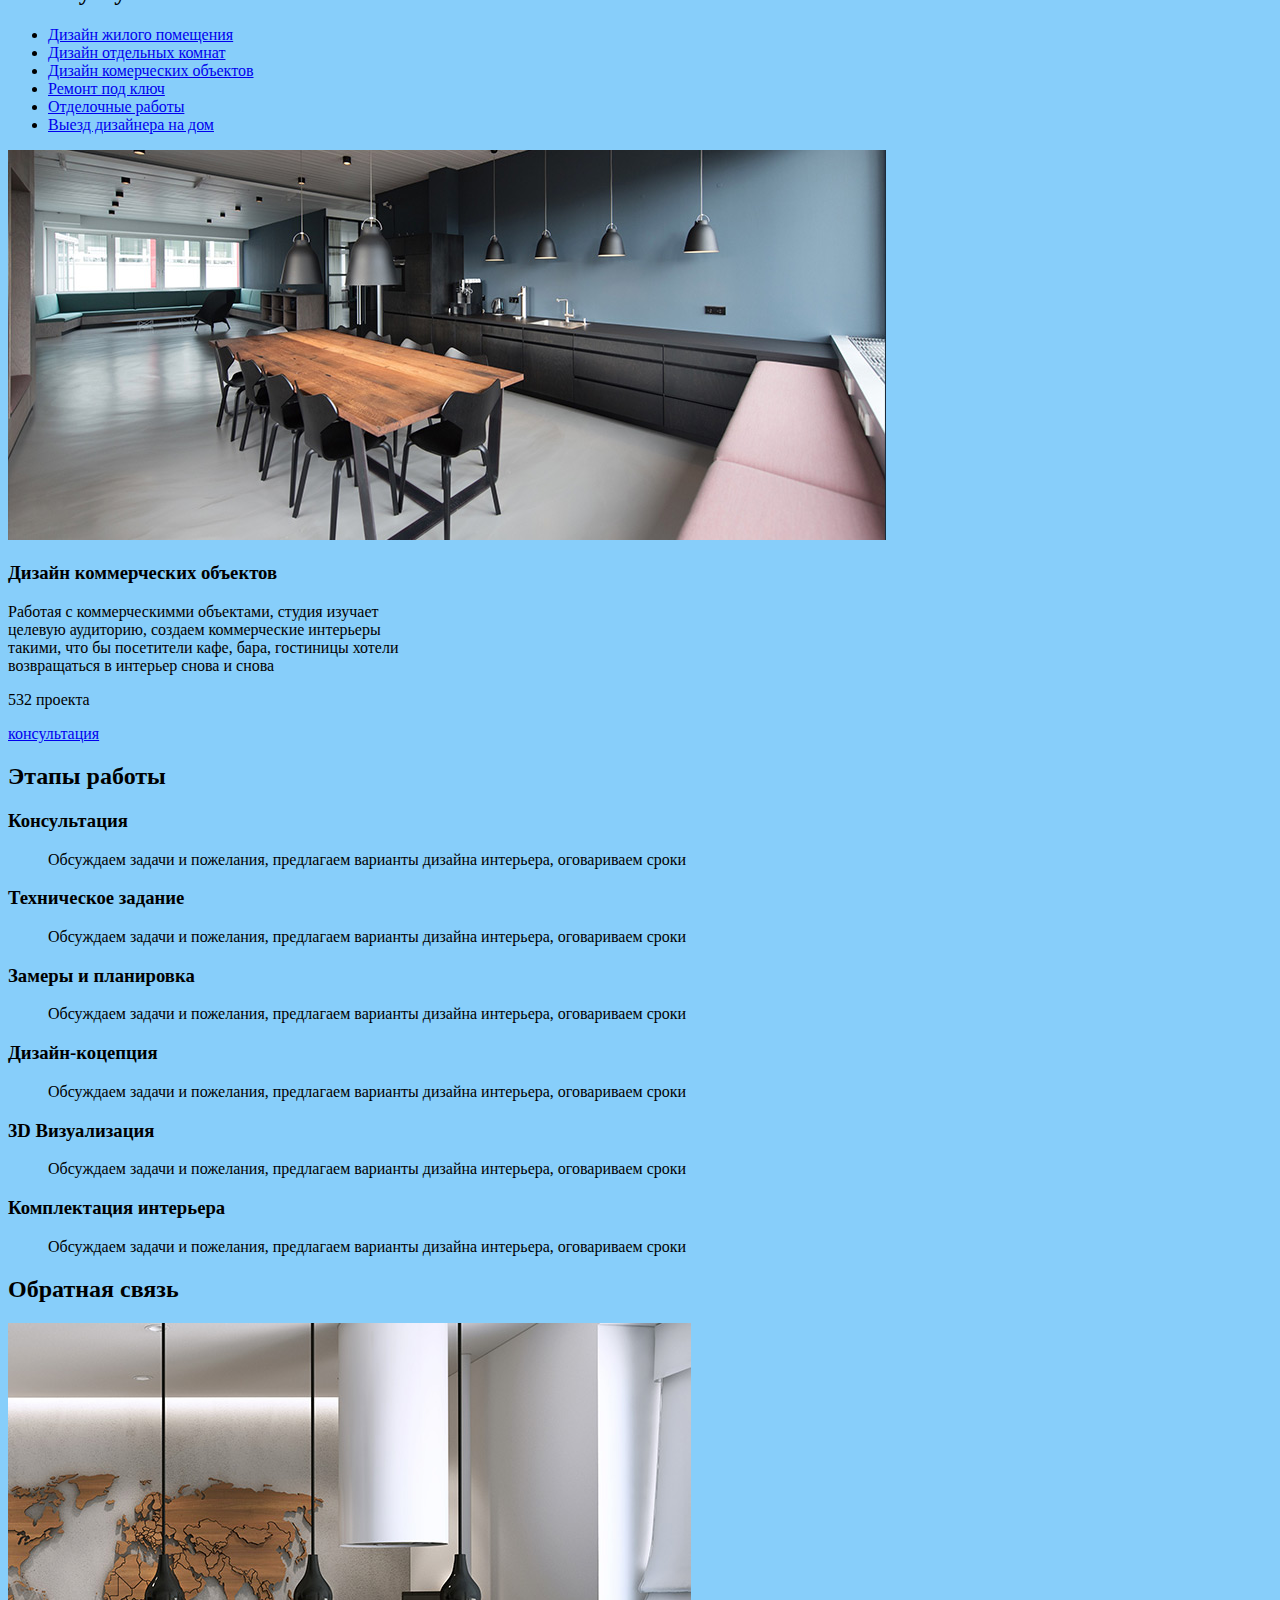
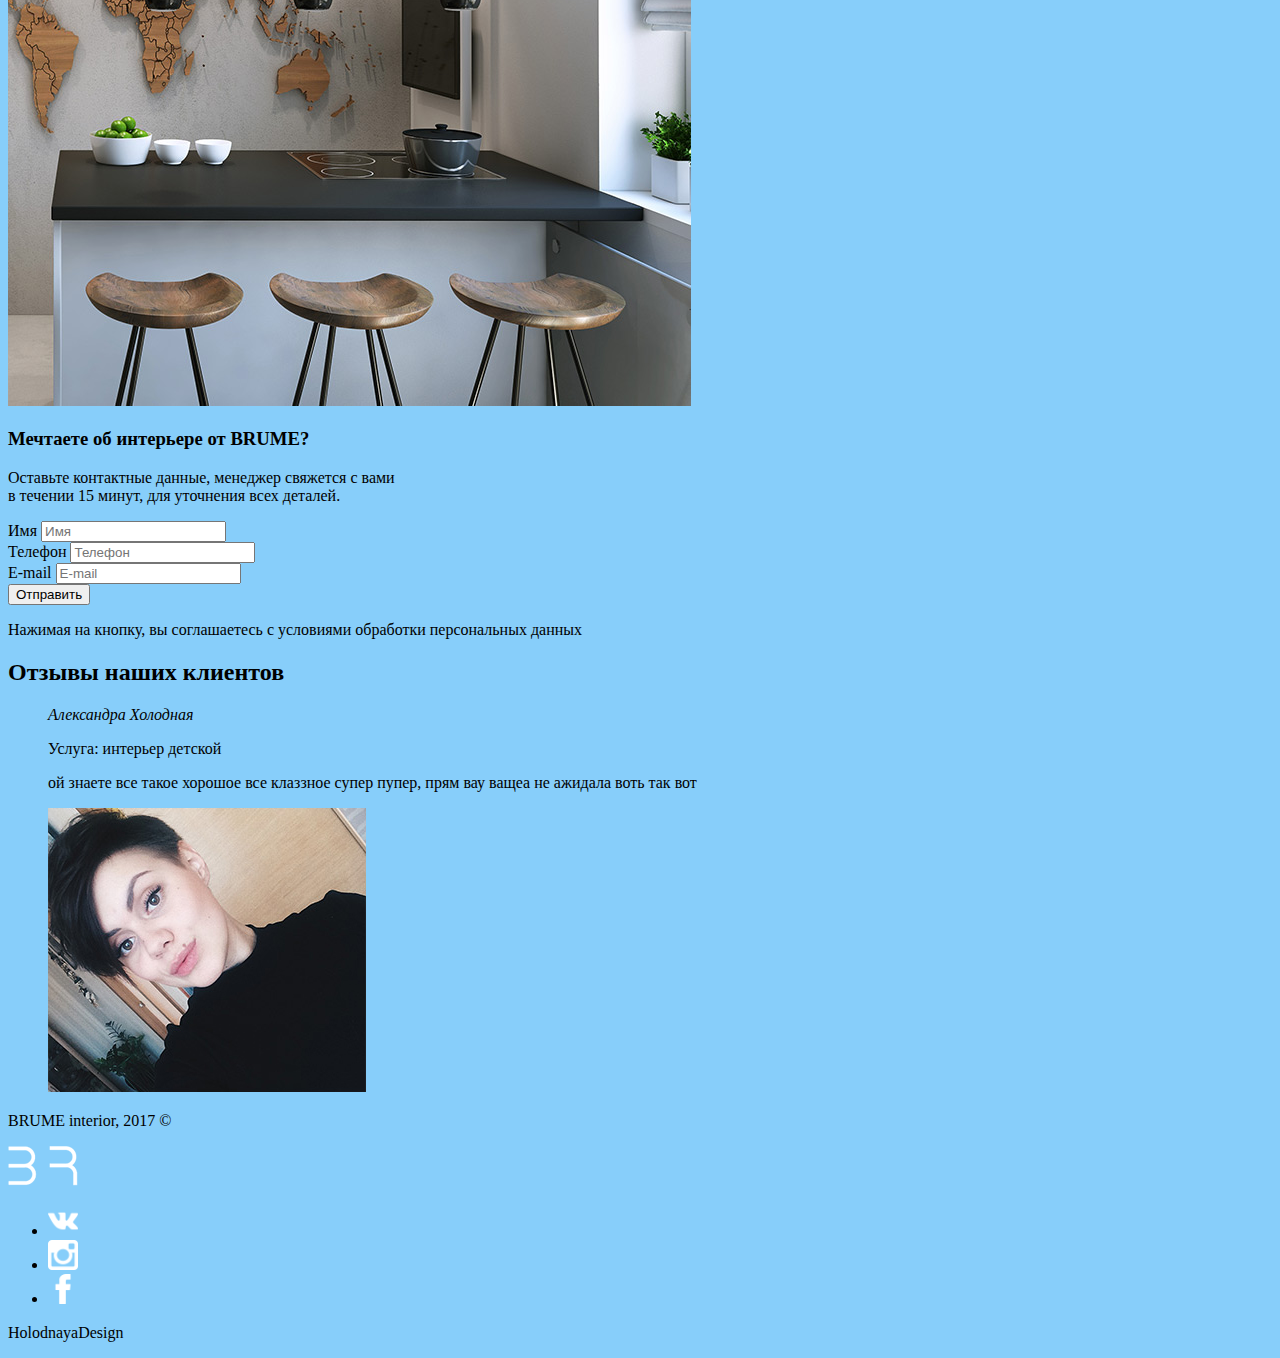
<file: case/my case-05/index.html>
<!DOCTYPE html>
<html lang="ru">
<head>
  <meta charset="UTF-8">
  <meta name="viewport" content="width=device-width, initial-scale=1">
  <title>Дизайн интерьеров</title>
  <style>
    body{
      background-color:lightskyblue;
    }
    /*.visually-hidden {
  position: absolute;
  clip: rect(0 0 0 0);
  width: 1px;
  height: 1px;
  margin: -1px;
  }*/
  </style>
</head>
<body>
  <header class="main-header">
    <nav class="main-nav">
      <ul class="nav-list">
        <li class="nav-list-item">
          <a class="main-logo"><img src="img/logo.png" width="70" height="40" alt=""></a>
        </li>
        <li class="nav-list-item">
          <a href="#">Главная</a>
        </li>
        <li class="nav-list-item">
          <a href="#">Приемущества</a>
        </li>
        <li class="nav-list-item">
          <a href="#">Наши услуги</a>
        </li>
        <li class="nav-list-item">
          <a href="#">Отзывы</a>
        </li>
      </ul>
    </nav>
    <a href="tel:+78008234888">+7(800)823 48 88</a>
  </header>
  <main>
    <section class="promo">
      <h1>Дизайн интерьеров</h1>
      <img src="img/promo.jpg" width="1163" height="595" alt="Дизайн комнаты">
      <p>
        Воплотим в жизнь интерьер, который будет<br>
        радовать лаконичьностью и уютом.
      </p>
      <a href="#">Заказать дизайн</a>
    </section>
    <section class="Advantages">
      <h2 class="visually-hidden">Преимущества</h2>
      <div class="Advantages-1">
        <h3>Берем весь ремонт на себя</h3>
        <p>
          Заботы по дизайну и отделке<br> 
          помещения возьмем на себя.<br> 
          останеться дождаться <br>
          завершения работ и<br> 
          наслаждаться результатом
        </p>
      </div>
      <div class="Advantages-2">
        <h3>Мы-профессионалы своего дела</h3>
        <p>
          Наши дизайнеры постоянно<br>
          повышают квалификацию,<br>
          посещают курсы и тренинги<br>
          а студия уже реализовала<br>
          свыше 1000 дизайн-проектов
        </p>
      </div>
      <div class="Advantages-3">
        <h3>Наши проекты индивидуальны</h3>
        <p>
          Каждый, созданный студией,<br>
          интерьер - индивидуальное<br>
          и максимально продуманное<br>
          решение для каждого вида
          помещения
        </p>
      </div>
      <div class="Advantages-4">
        <h3>Работаем на выгодных условиях</h3>
        <p>
          Ценовая политика студии очень<br>
          лояльна, мы осуществляем<br>
          контроль всего процесса работы<br>
          и получаем результат который<br>
          делает клиентов счастливыми
        </p>
      </div>
    </section>
    <section class="services">
      <h2>Наши услуги</h2>
      <div class="services-nav">
        <ul class="services-list">
          <li class="services-list-item"><a href="#">Дизайн жилого помещения</a></li>
          <li class="services-list-item"><a href="#">Дизайн отдельных комнат</a></li>
          <li class="services-list-item"><a href="#">Дизайн комерческих объектов</a></li>
          <li class="services-list-item"><a href="#">Ремонт под ключ</a></li>
          <li class="services-list-item"><a href="#">Отделочные работы</a></li>
          <li class="services-list-item"><a href="#">Выезд дизайнера на дом</a></li>
        </ul>
      </div>
      <div class="services-view">
        <img src="img/image.jpg" width="878" height="390" alt="Интерьер студии">
        <h3>Дизайн коммерческих объектов</h3>
        <p>
          Работая с коммерческимми объектами, студия изучает<br>
          целевую аудиторию, создаем коммерческие интерьеры<br>
          такими, что бы посетители кафе, бара, гостиницы хотели<br>
          возвращаться в интерьер снова и снова
        </p>
        <p class="score">532 проекта</p>
        <a href="#">консультация</a>
      </div>
    </section>
    <section class="work">
      <h2>Этапы работы</h2>
      <dl class="work-list">
        <dt class="work-list-item1"><h3>Консультация</h3></dt>
        <dd>
          <p>
            Обсуждаем задачи и пожелания,
            предлагаем варианты дизайна
            интерьера, оговариваем сроки
          </p>
        </dd>
        <dt class="work-list-item2"><h3>Техническое задание</h3></dt>
        <dd>
          <p>
            Обсуждаем задачи и пожелания,
            предлагаем варианты дизайна
            интерьера, оговариваем сроки
          </p>
        </dd>
        <dt class="work-list-item3"><h3>Замеры и планировка</h3></dt>
        <dd>
          <p>
            Обсуждаем задачи и пожелания,
            предлагаем варианты дизайна
            интерьера, оговариваем сроки
          </p>
        </dd>
        <dt class="work-list-item4"><h3>Дизайн-коцепция</h3></dt>
        <dd>
          <p>
            Обсуждаем задачи и пожелания,
            предлагаем варианты дизайна
            интерьера, оговариваем сроки
          </p>
        </dd>
        <dt class="work-list-item5"><h3>3D Визуализация</h3></dt>
        <dd>
          <p>
            Обсуждаем задачи и пожелания,
            предлагаем варианты дизайна
            интерьера, оговариваем сроки
          </p>
        </dd>
        <dt class="work-list-item6"><h3>Комплектация интерьера</h3></dt>
        <dd>
          <p>
            Обсуждаем задачи и пожелания,
            предлагаем варианты дизайна
            интерьера, оговариваем сроки
          </p>
        </dd>
      </dl>
    </section>
    <section class="feedback">
      <h2 class="visually-hidden">Обратная связь</h2>
      <img src="img/image-2.jpg" width="683" height="683" alt="Интерьер кухни">
      <h3>Мечтаете об интерьере от BRUME?</h3>
      <p>
        Оставьте контактные данные, менеджер свяжется с вами<br>
        в течении 15 минут, для уточнения всех деталей.
      </p>
      <form action="#" method="get">
        <label class="visually-hidden" for="name-field">Имя</label>
        <input type="text" name="name" id="name-field" placeholder="Имя" required><br>
        <label class="visually-hidden" for="tel-field">Телефон</label>
        <input type="tel" name="tel" id="tel-field" placeholder="Телефон" required><br>
        <label class="visually-hidden" for="email-field">E-mail</label>
        <input type="email" name="email" id="email-field" placeholder="E-mail"><br>
        <button type="submit">Отправить</button>
      </form>
      <p>Нажимая на кнопку, вы соглашаетесь с условиями обработки персональных данных</p>
    </section>
    <section class="reviews">
      <h2>Отзывы наших клиентов</h2>
      <blockquote>
        <cite>Александра Холодная</cite>
        <p>Услуга: интерьер детской</p>
        <p>
          ой знаете все такое хорошое все клаззное
          супер пупер, прям вау ващеа не ажидала воть так вот
        </p>
        <img src="img/photo-1.jpg" width="318" height="284" alt="фото девушки с короткой прической">
      </blockquote>
    </section>
    <footer class="main-footer">
      <p>BRUME interior, 2017 &copy;</p>
      <img src="img/logo.png" width="70" height="40" alt="logo">
      <ul class="social-list">
        <li class="social-list-item">
          <a href="#"><img src="img/vk.png" width="30" height="30" alt="vk"></a>
        </li>
        <li class="social-list-item">
          <a href="#"><img src="img/instagram.png" width="30" height="30" alt="instagram"></a>
        </li>
        <li class="social-list-item">
          <a href="#"><img src="img/facebook.png" width="30" height="30" alt="facebook"></a>
        </li>
      </ul>
      <p>HolodnayaDesign</p>
    </footer>
  </main>
  </body>
</html>
</file>
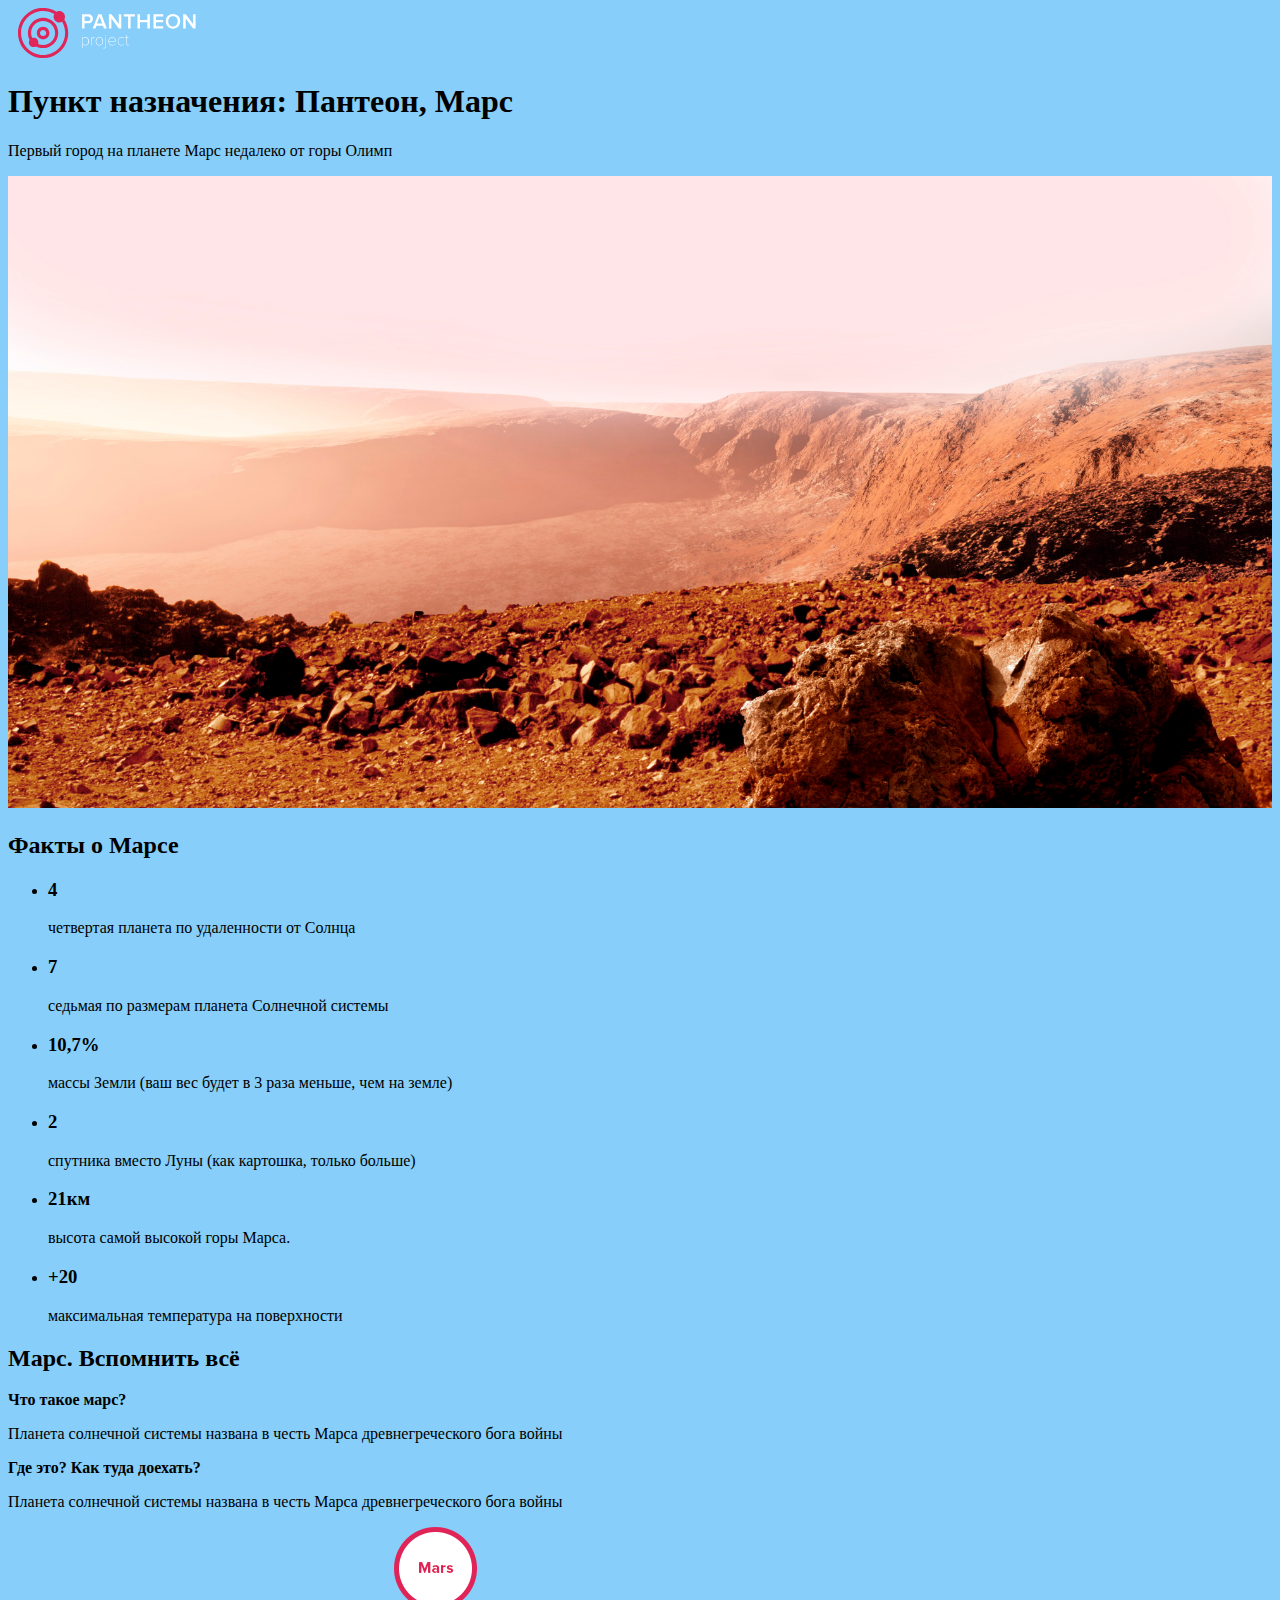
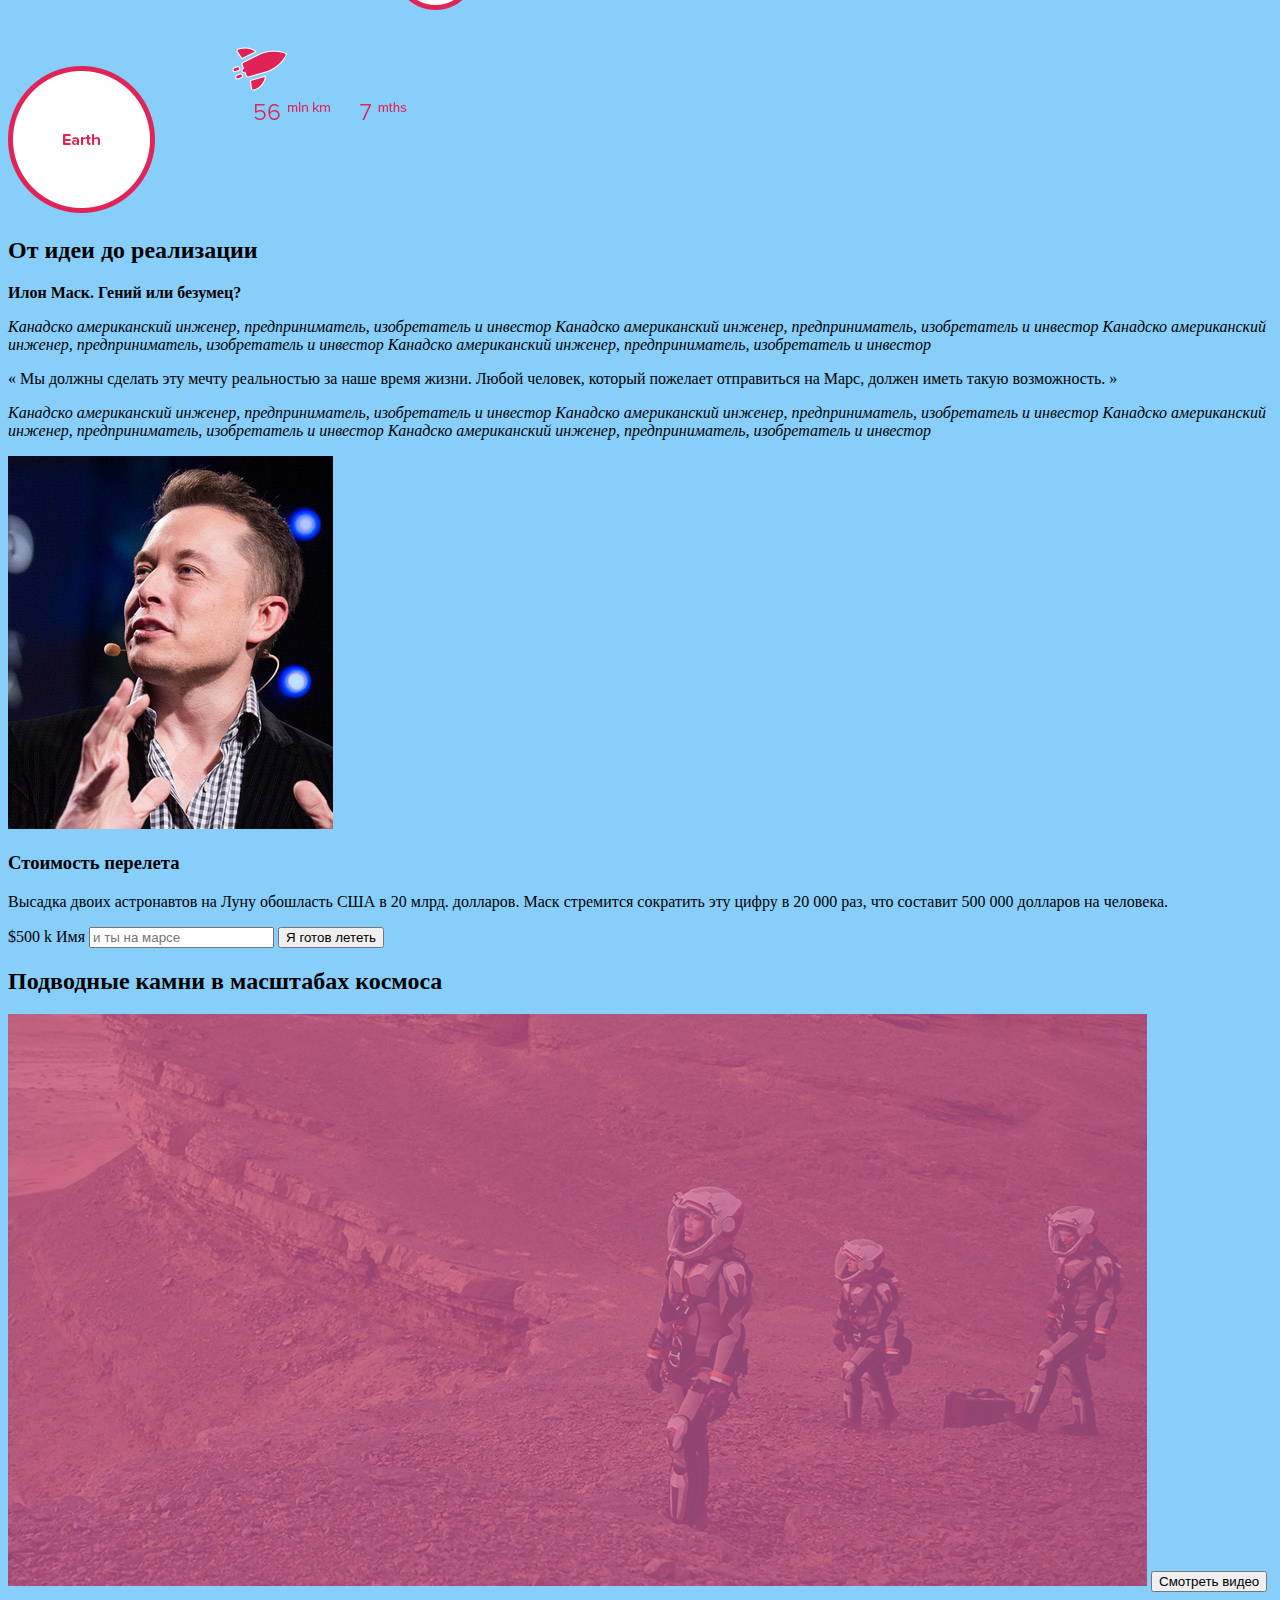
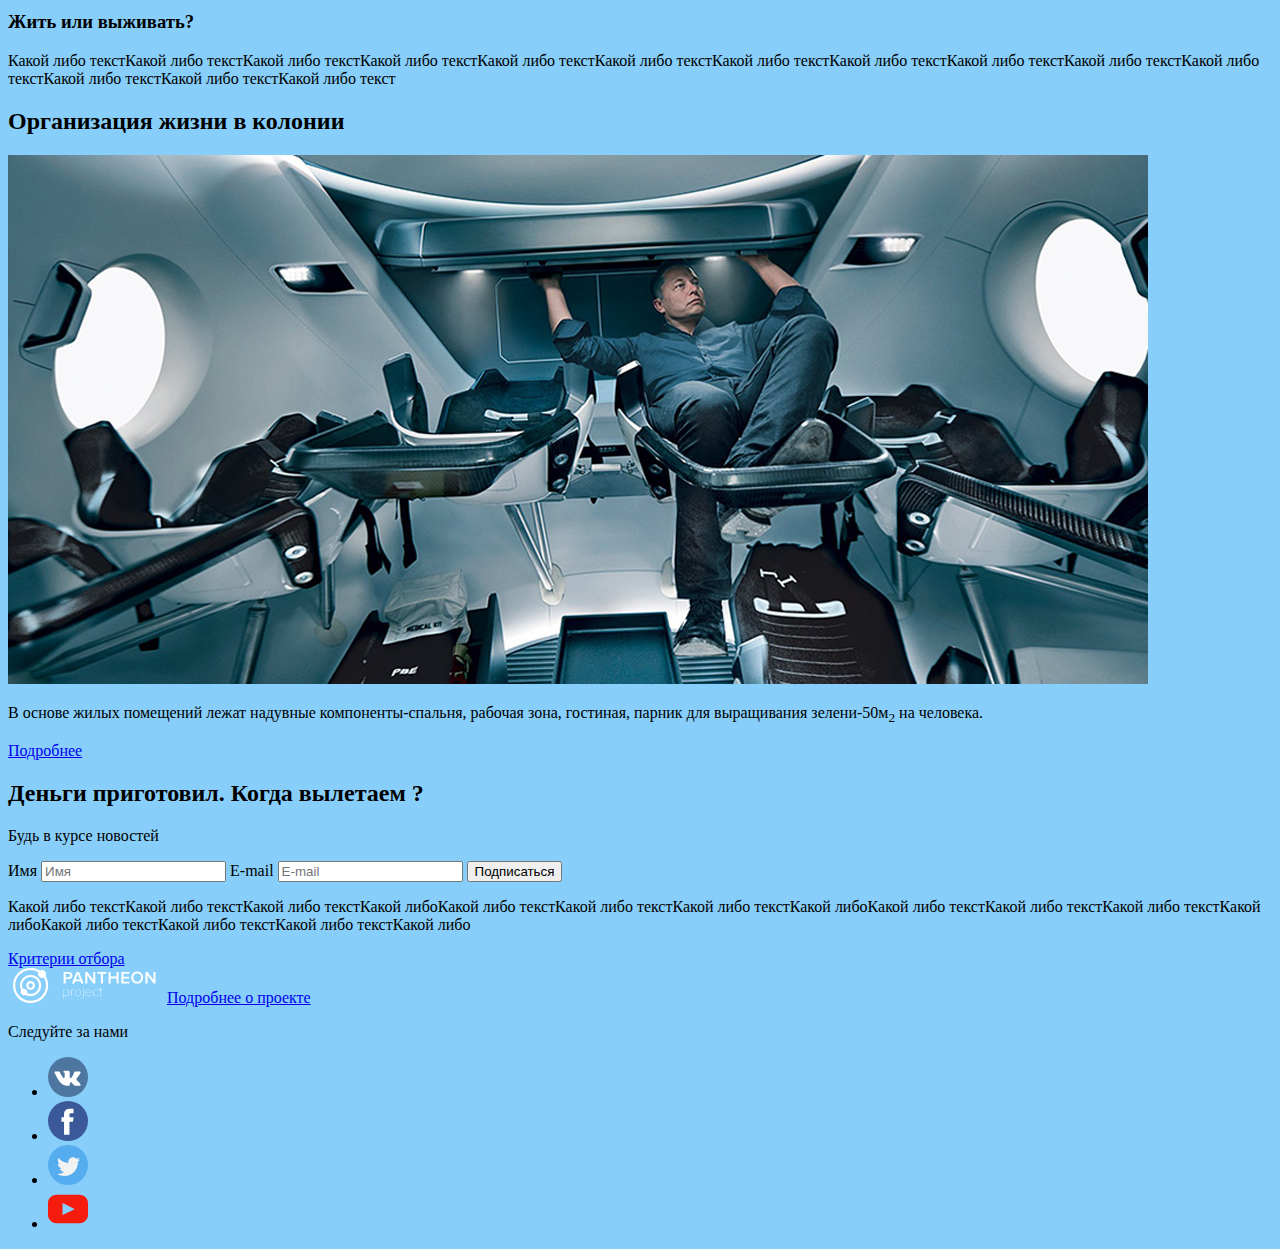
<file: case/my case-06/index.html>
<!DOCTYPE html>
<html lang="ru">
<head>
  <meta charset="UTF-8">
  <meta name="viewport" content="width=device-width, initial-scale=1">
  <title>Полет на марс</title>
  <style>
    body {
      background-color: lightskyblue;
    }
  </style>
</head>
<body>
  <header class="main-header">
    <img src="img/logo.svg" width="200" height="50" alt="Логотип">
  </header>
  <main>
  <h1>Пункт назначения: Пантеон, Марс</h1>
  <section class="previw-1">
    <p>Первый город на планете Марс недалеко от горы Олимп</p>
    <img src="img/preview-1.jpg" width="100%"  alt="Марсианская пустыня">
  </section>
  <section class="facts">
    <h2 class="visually-hidden">Факты о Марсе</h2>
    <ul class="facts-list">
      <li class="facts-list-item">
        <h3>4</h3>
        <p>четвертая планета по удаленности от Солнца</p>
      </li>
      <li class="facts-list-item">
        <h3>7</h3>
        <p>седьмая по размерам планета Солнечной системы</p>
      </li>
      <li class="facts-list-item">
        <h3>10,7%</h3>
        <p>массы Земли (ваш вес будет в 3 раза меньше, чем на земле)</p>
      </li>
      <li class="facts-list-item">
        <h3>2</h3>
        <p>спутника вместо Луны (как картошка, только больше)</p>
      </li>
      <li class="facts-list-item">
        <h3>21км</h3>
        <p>высота самой высокой горы Марса.</p>
      </li>
      <li class="facts-list-item">
        <h3>+20</h3>
        <p>максимальная температура на поверхности</p>
      </li>
    </ul>
  </section>
  <section class="about">
    <h2>Марс. Вспомнить всё</h2>
    <p><b>Что такое марс?</b></p>
    <p>Планета солнечной системы названа в честь Марса древнегреческого бога войны</p>
    <p><b>Где это? Как туда доехать?</b></p>
    <p>Планета солнечной системы названа в честь Марса древнегреческого бога войны</p>
    <img src="img/path.png" width="469" height="286" alt="Путь инфографика">
  </section>
  <section class="idea">
    <h2>От идеи до реализации</h2>
    <p><b>Илон Маск. Гений или безумец?</b></p>
    <p>
      <i>
        Канадско американский инженер, предприниматель, изобретатель и инвестор
        Канадско американский инженер, предприниматель, изобретатель и инвестор
        Канадско американский инженер, предприниматель, изобретатель и инвестор
        Канадско американский инженер, предприниматель, изобретатель и инвестор
      </i>
    </p>
    <q>
      Мы должны сделать эту мечту реальностью за наше время жизни. Любой человек, который пожелает отправиться на Марс, должен иметь такую возможность. 
    </q>
    <p>
      <i>
        Канадско американский инженер, предприниматель, изобретатель и инвестор
        Канадско американский инженер, предприниматель, изобретатель и инвестор
        Канадско американский инженер, предприниматель, изобретатель и инвестор
        Канадско американский инженер, предприниматель, изобретатель и инвестор
      </i>
    </p>
    <img src="img/photo-1.jpg" width="325" height="373" alt="фото илона маска">
  </section>
  <section class="price">
    <h3>Стоимость перелета</h3>
    <p>
      Высадка двоих астронавтов на Луну обошласть США в 20 млрд. долларов.
      Маск стремится сократить эту цифру в 20 000 раз, что составит 500 000 долларов
      на человека.
    </p>
    <form action="#" method="POST">
    $500 k <label>Имя <input type="text" name="name" placeholder="и ты на марсе"> </label>
    <button type="submit">Я готов лететь</button>
    </form>
  </section>
  <section class="survive">
    <h2>Подводные камни в масштабах космоса</h2>
    <img src="img/preview-2.jpg" width="1139" height="572" alt="Колонисты">
    <button type="button">Смотреть видео</button>
    <h3>Жить или выживать?</h3>
    <p>
      Какой либо текстКакой либо текстКакой либо текстКакой либо текстКакой либо текстКакой либо текстКакой либо текстКакой либо текстКакой либо текстКакой либо текстКакой либо текстКакой либо текстКакой либо текстКакой либо текст
    </p>
  </section>
  <section class="lifeincolony">
    <h2>Организация жизни в колонии</h2>
    <img src="img/onboarding.jpg" width="1140" height="529" alt="илон маск в помещении">
    <p>
      В основе жилых помещений лежат надувные компоненты-спальня, рабочая зона, гостиная, парник для выращивания зелени-50м<sub>2</sub> на человека. 
    </p>
    <a href="#">Подробнее</a>
  </section>
  <section class="news">
    <h2>Деньги приготовил. Когда вылетаем ?</h2>
    <form action="#" method="POST">
      <p>Будь в курсе новостей</p>
      <label for="name">Имя</label>
      <input type="text" name="name" id="name" placeholder="Имя">
      <label for="email">E-mail</label>
      <input type="email" name="email" id="email" placeholder="E-mail">
      <button type="submit">Подписаться</button>
    </form>
    <p>
      Какой либо текстКакой либо текстКакой либо текстКакой либоКакой либо текстКакой либо текстКакой либо текстКакой либоКакой либо текстКакой либо текстКакой либо текстКакой либоКакой либо текстКакой либо текстКакой либо текстКакой либо
    </p>
    <a href="#">Критерии отбора</a>
  </section>
  </main>
  <footer class="main-footer">
    <img src="img/logo-footer.svg" width="155" height="35" alt="лого в подвале">
    <a href="#">Подробнее о проекте</a>
    <p>Следуйте за нами</p>
    <ul class="social-list">
      <li class="social-list-item">
        <a href="#"><img src="img/vk.svg" width="40" height="40" alt="vk"></a>
      </li>
      <li class="social-list-item">
        <a href="#"><img src="img/facebook.svg" width="40" height="40" alt="facebook"></a>
      </li>
      <li class="social-list-item">
        <a href="#"><img src="img/twitter.svg" width="40" height="40" alt="twitter"></a>
      </li>
      <li class="social-list-item">
        <a href="#"><img src="img/youtube.svg" width="40" height="40" alt="youtube"></a>
      </li>
    </ul>
  </footer>
</body>
</html>
</file>
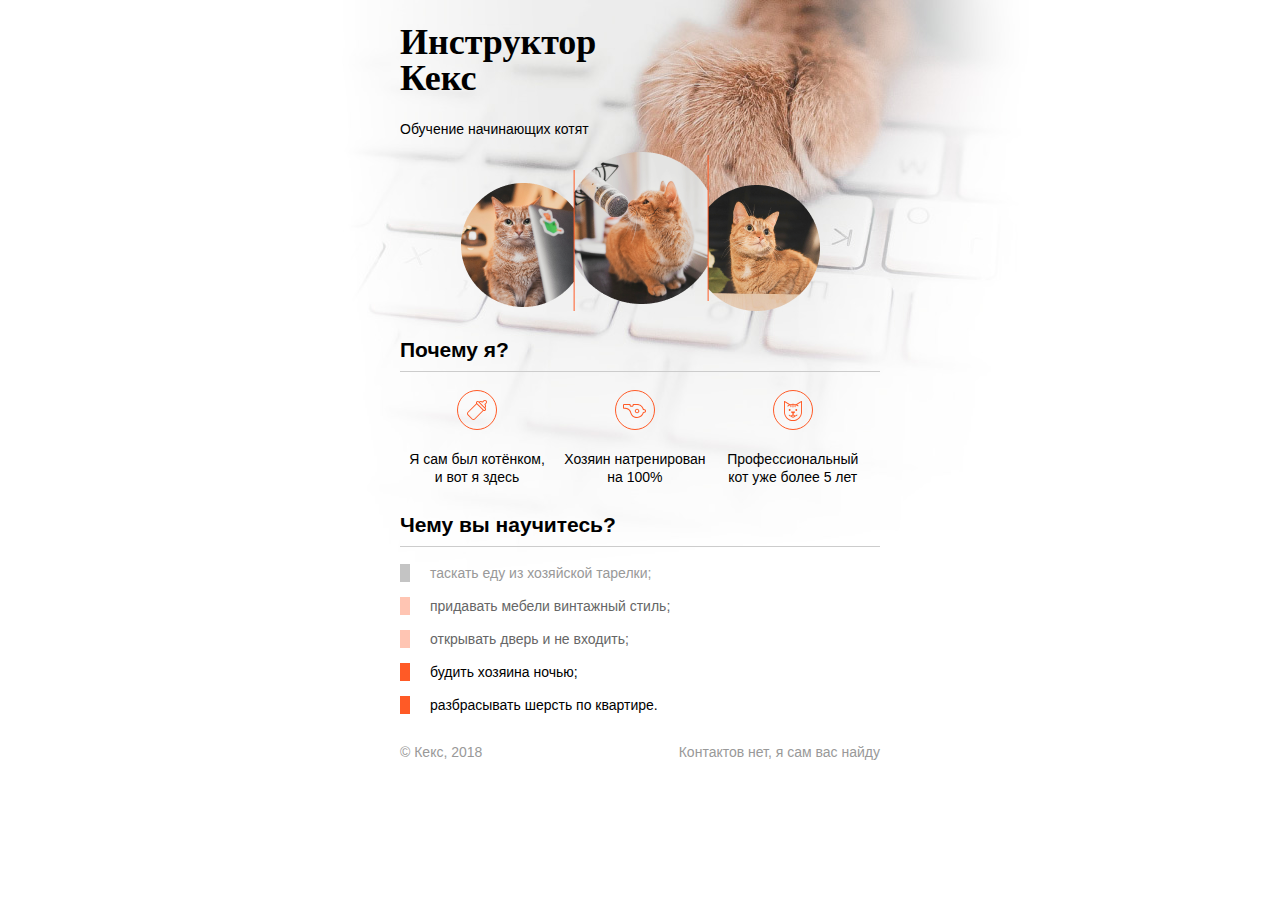
<file: source/project/index.html>
<!DOCTYPE html>
<html lang="ru">
  <head>
    <meta charset="utf-8">
    <title>Инструктор Кекс</title>
    <link rel="stylesheet" href="style.css">
  </head>
  <body>
    <div class="container">
      <header class="site-header">
        <h1>Инструктор Кекс</h1>
        <p>Обучение начинающих котят</p>
        <img src="img/keks.png">
      </header>

      <section class="features">
        <h2>Почему я?</h2>
        <p class="feature-kitten">Я сам был котёнком, и вот я здесь</p>
        <p class="feature-train">Хозяин натренирован на 100%</p>
        <p class="feature-cat">Профессиональный кот уже более 5 лет</p>
      </section>

      <section class="skills">
        <h2>Чему вы научитесь?</h2>
        <ul class="skills-list">
          <li class="skills-item">таскать еду из хозяйской тарелки;</li>
          <li class="skills-item standart">придавать мебели винтажный стиль;</li>
          <li class="skills-item standart">открывать дверь и не входить;</li>
          <li class="skills-item vip">будить хозяина ночью;</li>
          <li class="skills-item vip">разбрасывать шерсть по квартире.</li>
        </ul>
      </section>

      <footer class="site-footer">
        <p>© Кекс, 2018</p>
        <p>Контактов нет, я сам вас найду</p>
      </footer>
    </div>
  </body>
</html>
</file>
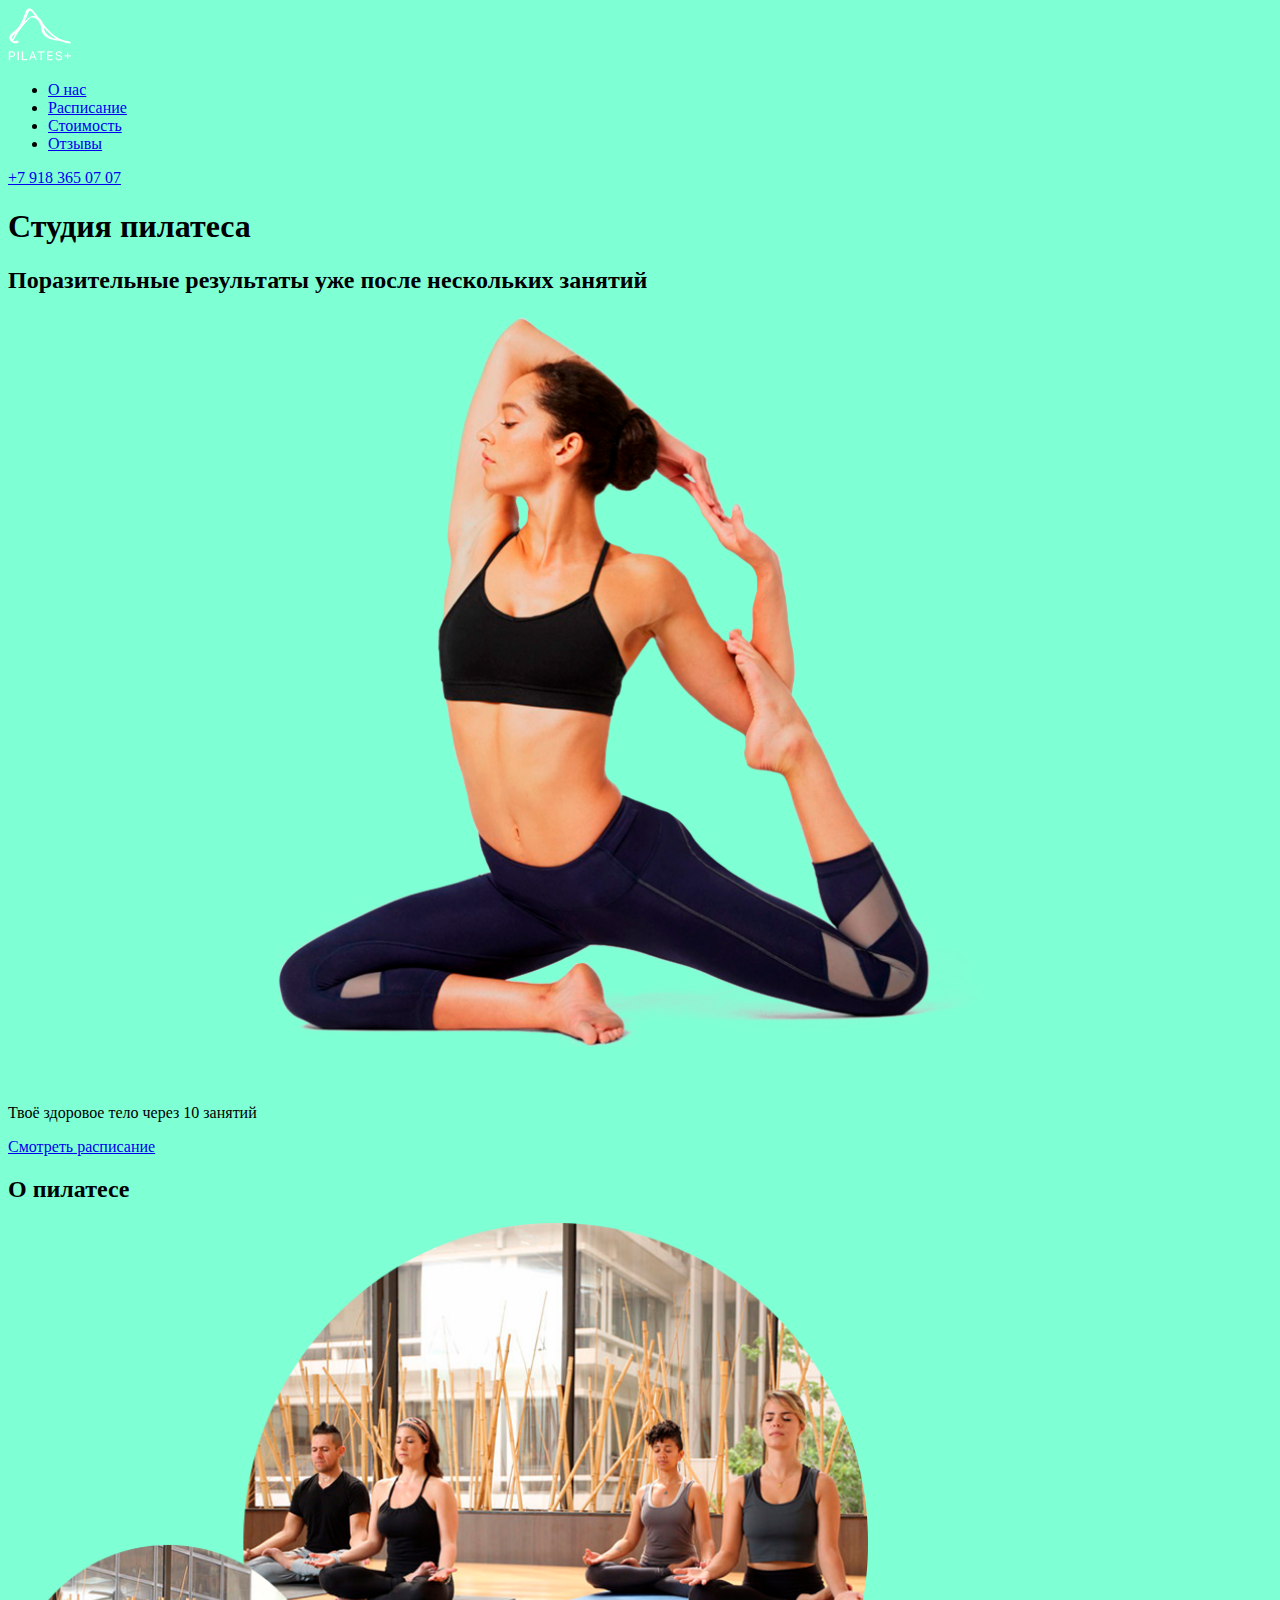
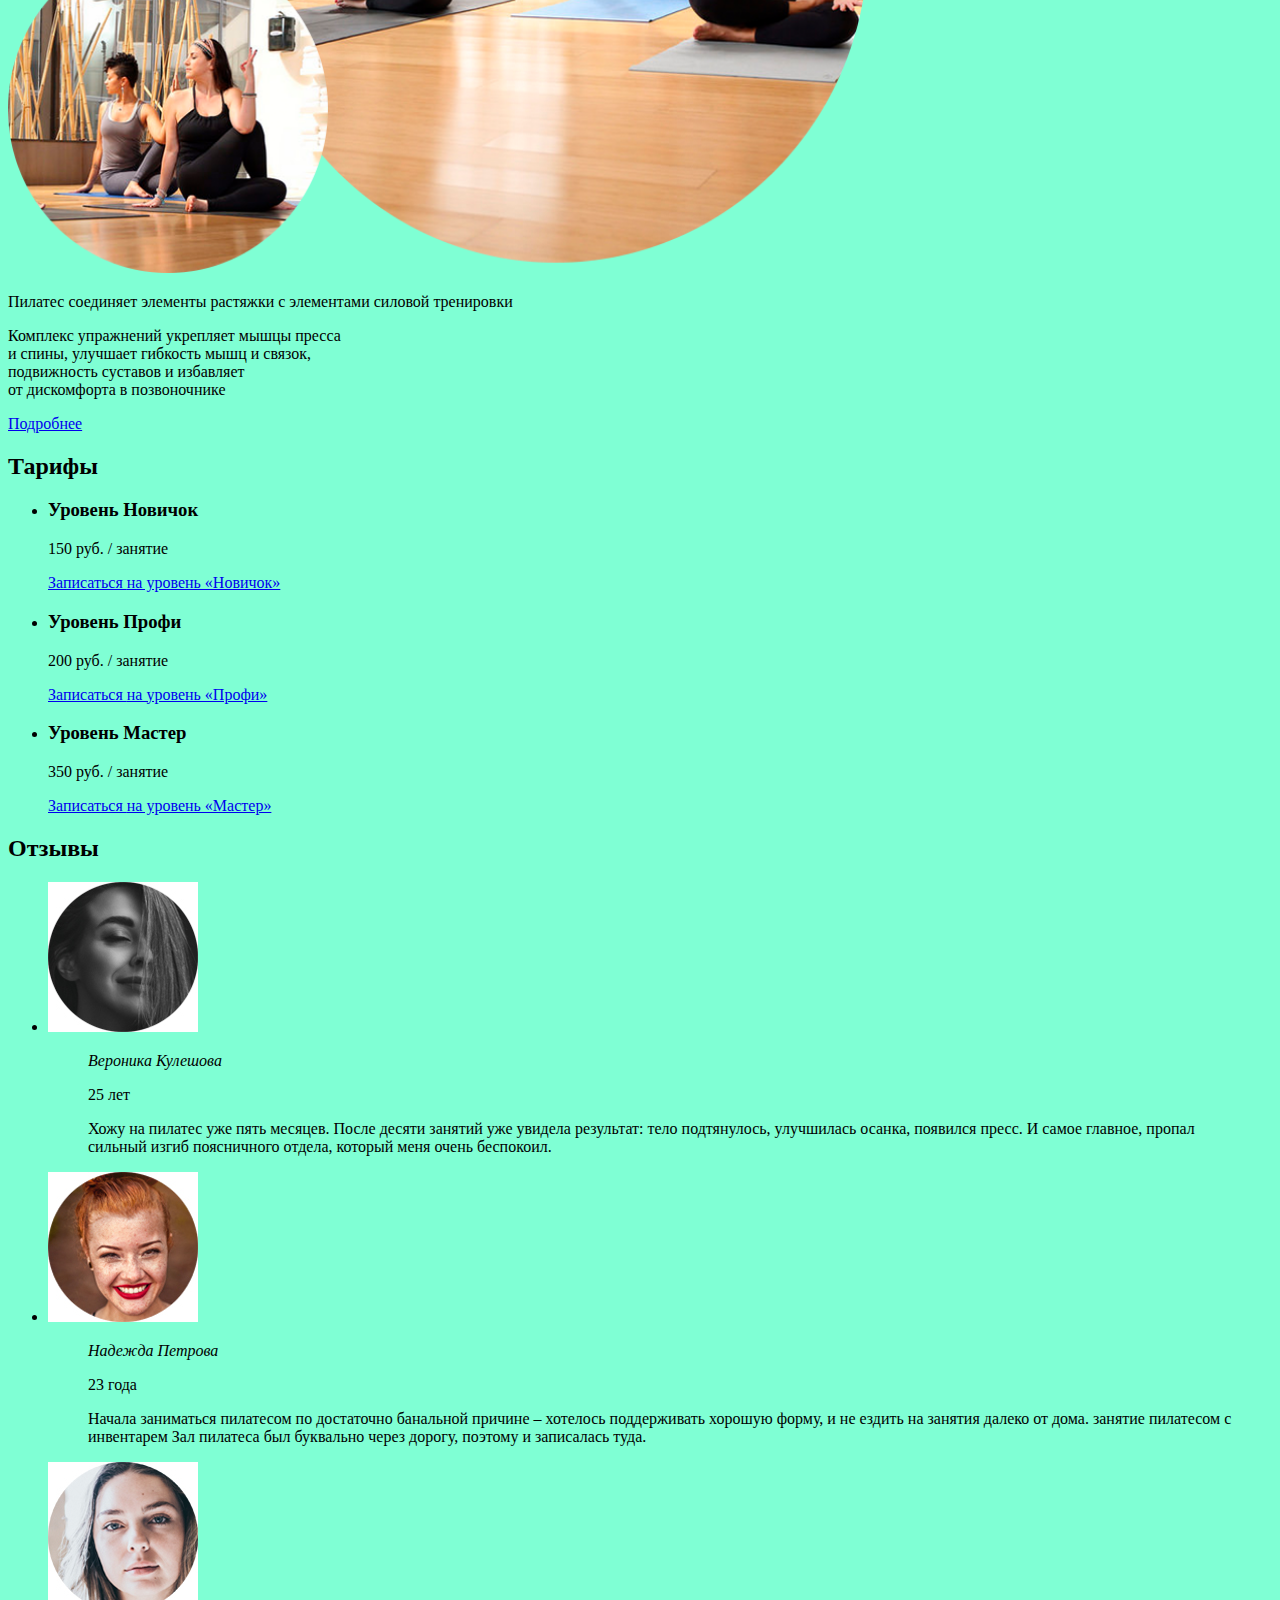
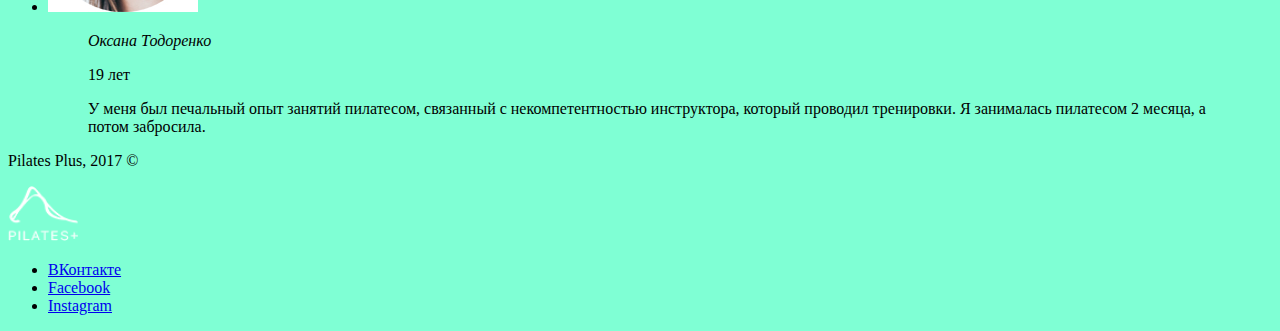
<file: case/case-02/case_02/index.html>
<!DOCTYPE html>
<html lang="ru">
  <head>
    <meta charset="utf-8">
    <meta name="viewport" content="width=device-width, initial-scale=1">
    <title>Студия пилатеса</title>
    <style>
      body{
          background-color: aquamarine;
      }
  </style>
  </head>
  <body>
    <header class="main-header">
      <nav class="main-nav">
        <a class="logo">
          <img src="img/logo.png" width="63" height="53" alt="Логотип студии пилатеса">
        </a>
        <ul class="site-navigation">
          <li class="site-navigation-item">
            <a href="#">О нас</a>
          </li>
          <li class="site-navigation-item">
            <a href="#">Расписание</a>
          </li>
          <li class="site-navigation-item">
            <a href="#">Стоимость</a>
          </li>
          <li class="site-navigation-item">
            <a href="#">Отзывы</a>
          </li>
        </ul>
        <a href="tel:+79183650707">+7 918 365 07 07</a>
      </nav>
    </header>
    <main>
      <h1>Студия пилатеса</h1>
      <section class="advertisement">
        <h2 class="visually-hidden">Поразительные результаты уже после нескольких занятий</h2>
        <img src="img/athletic-body.png" width="990" height="770" alt="Ваше подтянутое тело после 10 занятий">
        <p>Твоё здоровое тело через 10 занятий</p>
        <a href="#">Смотреть расписание</a>
      </section>
      <section class="about">
        <h2>О пилатесе</h2>
        <img src="img/pilates-studio-photo.png" width="860" height="650" alt="Как проходят занятия в нашей студии">
        <p>
          Пилатес соединяет элементы растяжки с элементами силовой тренировки
        </p>
        <p>
          Комплекс упражнений укрепляет мышцы пресса<br>
          и спины, улучшает гибкость мышц и связок,<br>
          подвижность суставов и избавляет<br>
          от дискомфорта в позвоночнике
        </p>
        <a href="#">Подробнее</a>
      </section>
      <section class="tariff">
        <h2>Тарифы</h2>
        <ul class="tariff-list">
          <li class="tariff-item">
            <h3 class="tariff-header">Уровень <span>Новичок</span></h3>
            <p>150 руб. / занятие</p>
            <a href="#">Записаться <span class="visually-hidden">на уровень «Новичок»</span></a>
          </li>
          <li class="tariff-item">
            <h3 class="tariff-header">Уровень <span>Профи</span></h3>
            <p>200 руб. / занятие</p>
            <a href="#">Записаться <span class="visually-hidden">на уровень «Профи»</span></a>
          </li>
          <li class="tariff-item">
            <h3 class="tariff-header">Уровень <span>Мастер</span></h3>
            <p>350 руб. / занятие</p>
            <a href="#">Записаться <span class="visually-hidden">на уровень «Мастер»</span></a>
          </li>
        </ul>
      </section>
      <section class="comments">
        <h2>Отзывы</h2>
        <ul class="comments-list">
          <li class="comments-item">
            <img src="img/user001.jpg" width="150" height="150" alt="Вероника Кулешова">
            <blockquote>
              <cite>Вероника Кулешова</cite>
              <p>25 лет</p>
              <p>Хожу на пилатес уже пять месяцев. После десяти занятий уже увидела результат: тело подтянулось, улучшилась осанка, появился пресс. И самое главное, пропал сильный изгиб поясничного отдела, который меня очень беспокоил.</p>
            </blockquote>
          </li>
          <li class="comments-item">
            <img src="img/user010.jpg" width="150" height="150" alt="Надежда Петровоа">
            <blockquote>
              <cite>Надежда Петрова</cite>
              <p>23 года</p>
              <p>Начала заниматься пилатесом по достаточно банальной причине – хотелось поддерживать хорошую форму, и не ездить на занятия далеко от дома. занятие пилатесом с инвентарем Зал пилатеса был буквально через дорогу, поэтому и записалась туда.</p>
            </blockquote>
          </li>
          <li class="comments-item">
            <img src="img/user107.jpg" width="150" height="150" alt="Оксана Тодоренко">
            <blockquote>
              <cite>Оксана Тодоренко</cite>
              <p>19 лет</p>
              <p>У меня был печальный опыт занятий пилатесом, связанный с некомпетентностью инструктора, который проводил тренировки. Я занималась пилатесом 2 месяца, а потом забросила.</p>
            </blockquote>
          </li>
        </ul>
      </section>
    </main>
    <footer class="main-footer">
      <p class="copyright">Pilates Plus, 2017 &copy;</p>
      <a class="footer-logo">
        <img src="img/logo.png" width="70" height="55" alt="Логотип сайта Студии пилатеса">
      </a>
      <ul class="social-list">
        <li class="social-list-item">
          <a href="#">ВКонтакте</a>
        </li>
        <li class="social-list-item">
          <a href="#">Facebook</a>
        </li>
        <li class="social-list-item">
          <a href="#">Instagram</a>
        </li>
      </ul>
    </footer>
  </body>
</html>
</file>
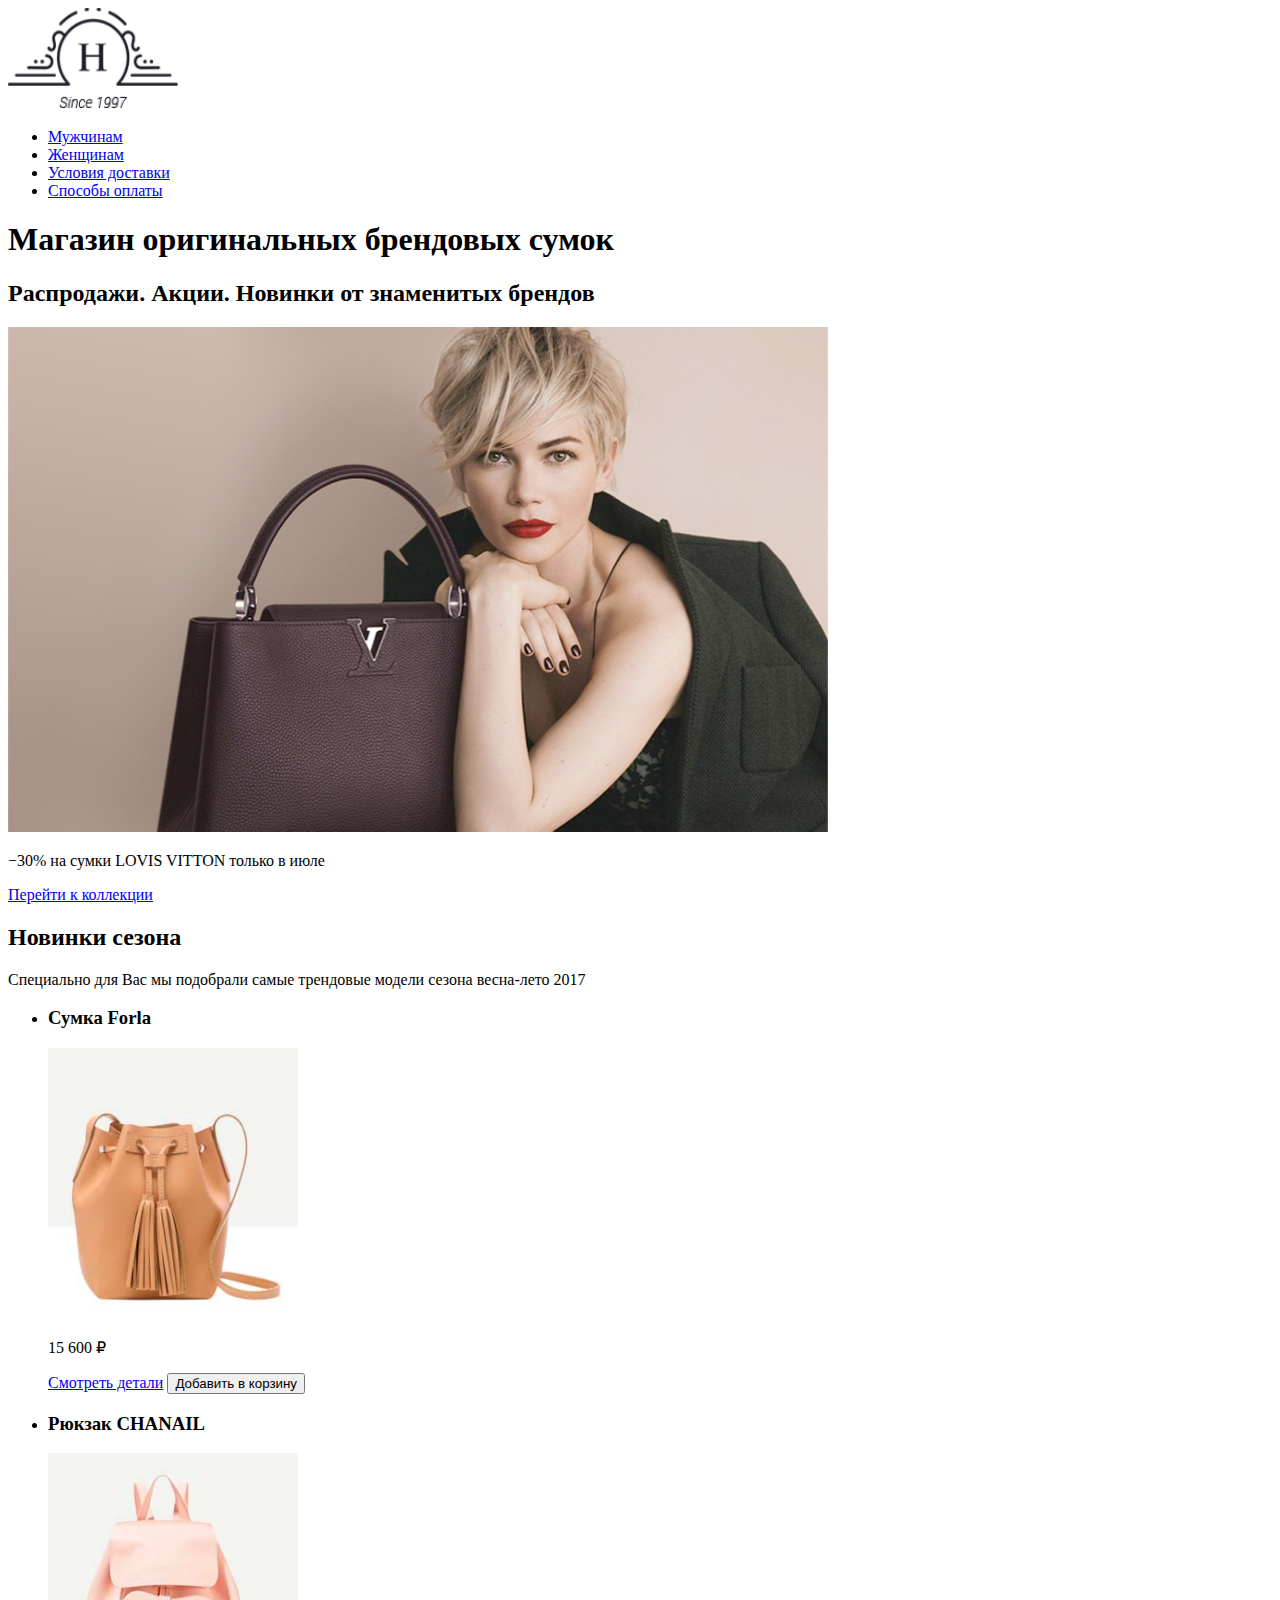
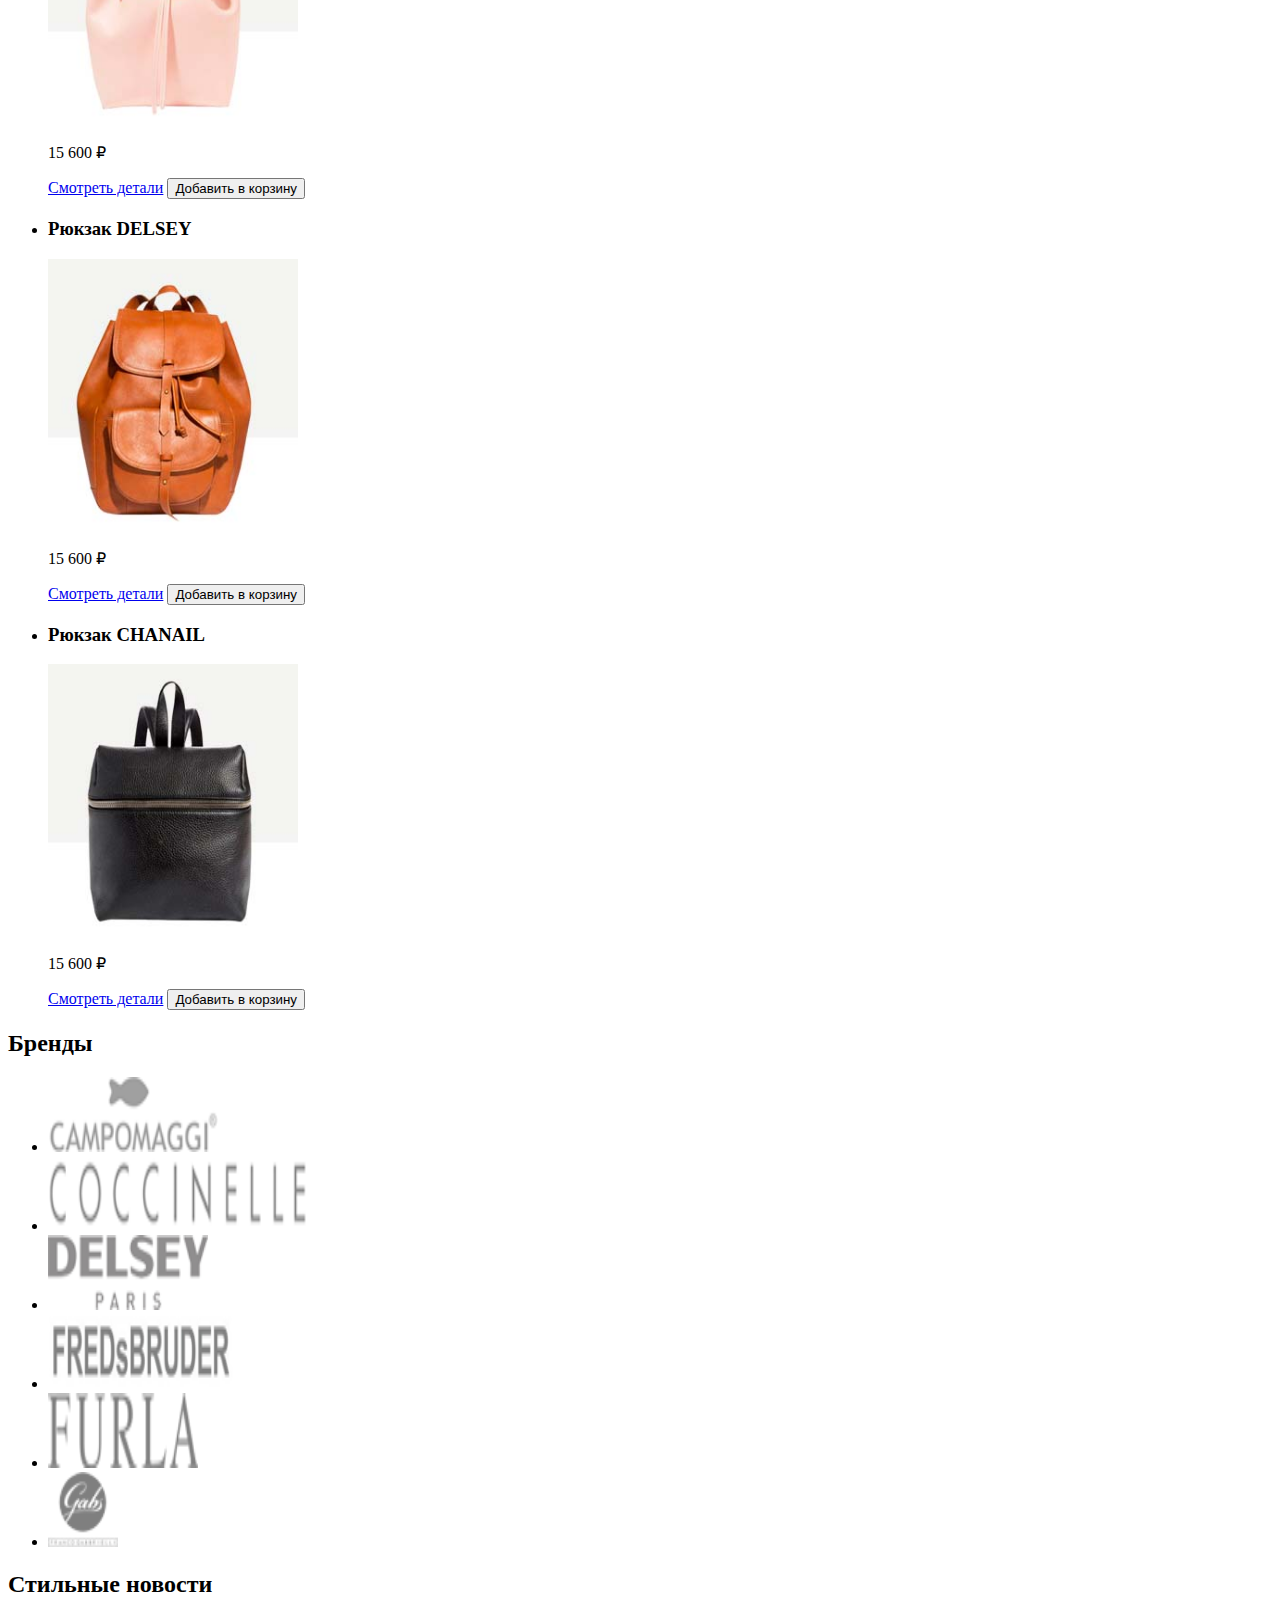
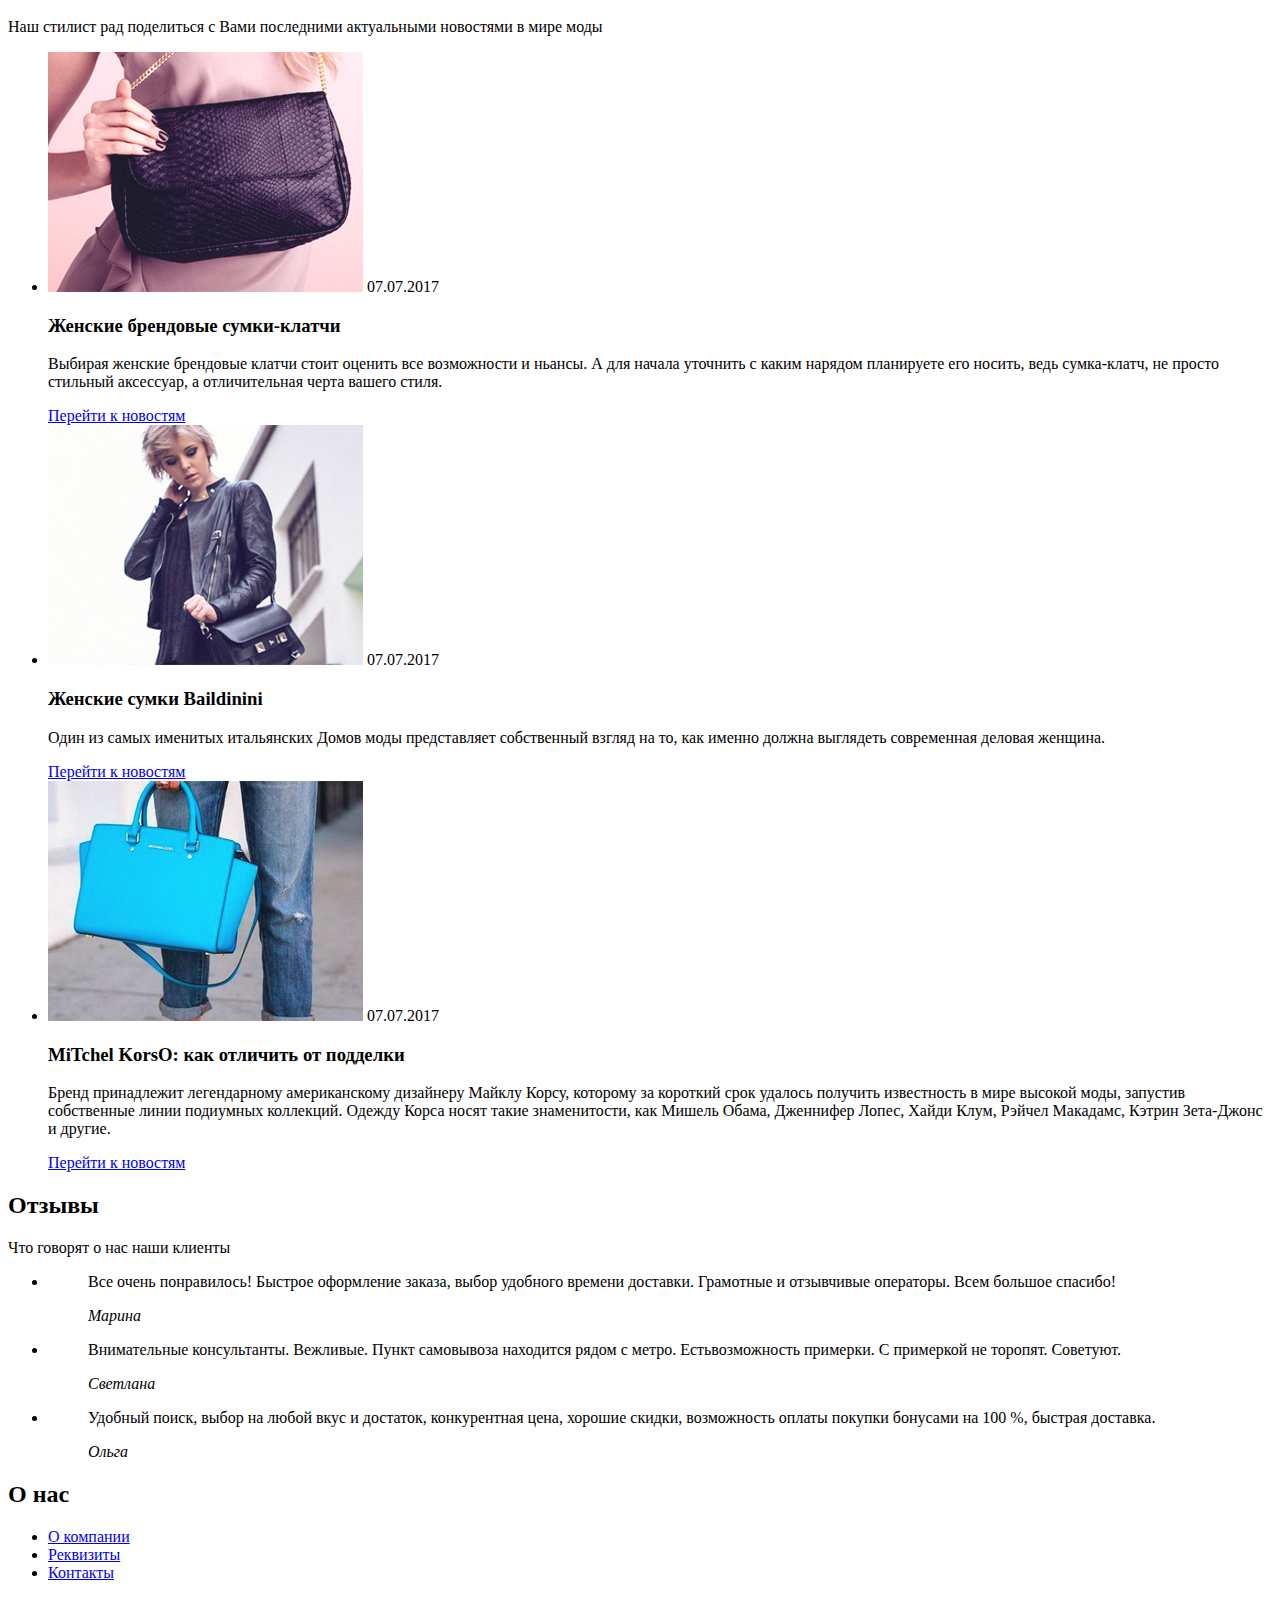
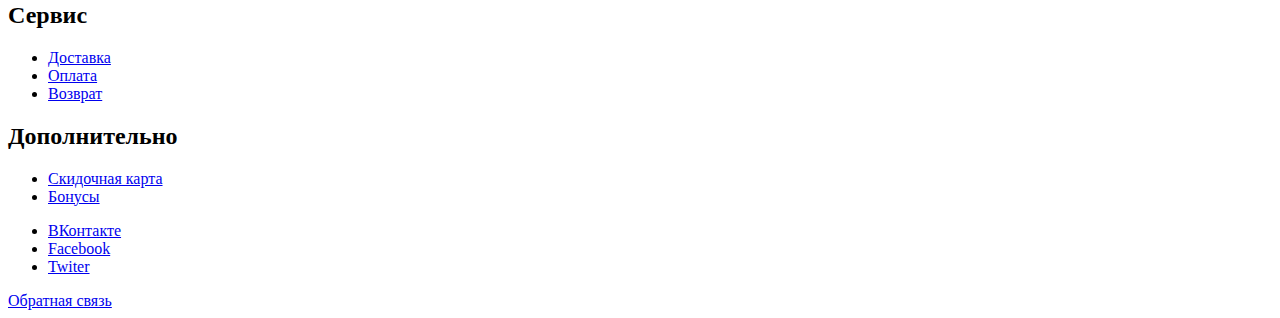
<file: case/case-03/case_03/index.html>
<!DOCTYPE html>
<html lang="ru">
  <head>
    <meta charset="utf-8">
    <meta name="viewport" content="width=device-width, initial-scale=1">
    <title>Магазин оригинальных брендовых сумок</title>
  </head>
  <body>
    <header class="main-header">
      <nav class="main-header-nav">
        <a class="logo">
          <img src="img/logo.png" width="170" height="100" alt="Логотип магазина оригинальных брендовых сумок">
        </a>
        <ul class="site-navigation">
          <li class="site-navigation-item">
            <a href="#">Мужчинам</a>
          </li>
          <li class="site-navigation-item">
            <a href="#">Женщинам</a>
          </li>
          <li class="site-navigation-item">
            <a href="#">Условия доставки</a>
          </li>
          <li class="site-navigation-item">
            <a href="#">Способы оплаты</a>
          </li>
        </ul>
      </nav>
    </header>
    <main class="container">
      <h1 class="visually-hidden">Магазин оригинальных брендовых сумок</h1>
      <section class="promo">
        <h2 class="visually-hidden">
          Распродажи. Акции. Новинки от знаменитых брендов
        </h2>
        <img src="img/louis-vuitton.jpg" width="820" height="505" alt="Michelle Williams and Louis Vuitton">
        <p>
          −30% <span>на сумки LOVIS VITTON</span> <span>только в июле</span>
        </p>
        <a href="#">Перейти к коллекции</a>
      </section>
      <section class="novelties">
        <h2>Новинки сезона</h2>
        <p>
          Специально для Вас мы подобрали самые трендовые модели сезона весна-лето 2017
        </p>
        <ul class="novelties-list">
          <li class="novelties-item">
            <article>
              <h3>Сумка Forla</h3>
              <img src="img/good-007.jpg" width="250" height="270" alt="Сумка Forla">
              <p>15 600 ₽</p>
            </article>
            <a href="#">Смотреть детали</a>
            <button type="button">Добавить в корзину</button>
          </li>
          <li class="novelties-item">
            <article>
              <h3>Рюкзак CHANAIL</h3>
              <img src="img/good-202.jpg" width="250" height="270" alt="Рюкзак CHANAIL">
              <p>15 600 ₽</p>
            </article>
            <a href="#">Смотреть детали</a>
            <button type="button">Добавить в корзину</button>
          </li>
          <li class="novelties-item">
            <article>
              <h3>Рюкзак DELSEY</h3>
              <img src="img/good-556.jpg" width="250" height="270" alt="Рюкзак DELSEY">
              <p>15 600 ₽</p>
            </article>
            <a href="#">Смотреть детали</a>
            <button type="button">Добавить в корзину</button>
          </li>
          <li class="novelties-item">
            <article>
              <h3>Рюкзак CHANAIL</h3>
              <img src="img/good-453.jpg" width="250" height="270" alt="Рюкзак CHANAIL">
              <p>15 600 ₽</p>
            </article>
            <a href="#">Смотреть детали</a>
            <button type="button">Добавить в корзину</button>
          </li>
        </ul>
      </section>
      <section class="brands">
        <h2>Бренды</h2>
        <ul class="brands-list">
          <li>
            <a href="#">
              <img src="img/campomaggi.png" width="170" height="75" alt="Логотип бренда CAMPOMAGGI">
            </a>
          </li>
          <li>
            <a href="#">
              <img src="img/coccinelle.png" width="260" height="75" alt="Логотип бренда COCCINELLE">
            </a>
          </li>
          <li>
            <a href="#">
              <img src="img/delsey-paris.png" width="160" height="75" alt="Логотип бренда DELSEY">
            </a>
          </li>
          <li>
            <a href="#">
              <img src="img/fredsbruder.png" width="185" height="75" alt="Логотип бренда FREDsBRUDER">
            </a>
          </li>
          <li>
            <a href="#">
              <img src="img/furla.png" width="150" height="75" alt="Логотип бренда FURLA">
            </a>
          </li>
          <li>
            <a href="#">
              <img src="img/gabs.png" width="70" height="75" alt="Логотип бренда Gabs">
            </a>
          </li>
        </ul>
      </section>
      <section class="style-news">
        <h2>Стильные новости</h2>
        <p>
          Наш стилист рад поделиться с Вами последними актуальными новостями в мире моды
        </p>
        <ul class="style-news-list">
          <li>
            <img src="img/news-block-002.jpg" width="315" height="240" alt="Женские брендовые сумки-клатчи">
            <time datetime="2017-07-07">07.07.2017</time>
            <h3>Женские брендовые сумки-клатчи</h3>
            <p>
              Выбирая женские брендовые клатчи стоит оценить все возможности и ньансы. А для начала уточнить с каким нарядом планируете его носить, ведь сумка-клатч, не просто стильный аксессуар, а отличительная черта вашего стиля.
            </p>
            <a href="#">Перейти к новостям</a>
          </li>
          <li>
            <img src="img/news-block-102.jpg" width="315" height="240" alt="Baildinini">
            <time datetime="2017-07-07">07.07.2017</time>
            <h3>Женские сумки Baildinini</h3>
            <p>
              Один из самых именитых итальянских Домов моды представляет собственный взгляд на то, как именно должна выглядеть современная деловая женщина.
            </p>
            <a href="#">Перейти к новостям</a>
          </li>
          <li>
            <img src="img/news-block-502.jpg" width="315" height="240" alt="MiTchel KorsO">
            <time datetime="2017-07-07">07.07.2017</time>
            <h3>MiTchel KorsO: как отличить от подделки</h3>
            <p>
              Бренд принадлежит легендарному американскому дизайнеру Майклу Корсу, которому за короткий срок удалось получить известность в мире высокой моды, запустив собственные линии подиумных коллекций. Одежду Корса носят такие знаменитости, как Мишель Обама, Дженнифер Лопес, Хайди Клум, Рэйчел Макадамс, Кэтрин Зета-Джонс и другие.
            </p>
            <a href="#">Перейти к новостям</a>
          </li>
        </ul>
      </section>
      <section class="comments">
        <h2>Отзывы</h2>
        <p>Что говорят о нас наши клиенты</p>
        <ul class="comments-list">
          <li class="comments-item comment">
            <blockquote class="comment-text">
              <p>Все очень понравилось! Быстрое оформление заказа, выбор удобного времени доставки. Грамотные и отзывчивые операторы. Всем большое спасибо!</p>
              <cite class="comment-author">Марина</cite>
            </blockquote>
          </li>
          <li class="comments-item comment">
            <blockquote class="comment-text">
              <p>Внимательные консультанты. Вежливые. Пункт самовывоза находится рядом с метро. Естьвозможность примерки. С примеркой не торопят. Советуют.</p>
              <cite class="comment-author">Светлана</cite>
            </blockquote>
          </li>
          <li class="comments-item comment">
            <blockquote class="comment-text">
              <p>Удобный поиск, выбор на любой вкус и достаток, конкурентная цена, хорошие скидки, возможность оплаты покупки бонусами на 100 %, быстрая доставка.</p>
              <cite class="comment-author">Ольга</cite>
            </blockquote>
          </li>
        </ul>
      </section>
    </main>
    <footer class="main-footer">
      <section class="about-navigation">
        <h2>О нас</h2>
        <ul class="about-navigation-list">
          <li class="about-navigation-item">
            <a href="#">О компании</a>
          </li>
          <li class="about-navigation-item">
            <a href="#">Реквизиты</a>
          </li>
          <li class="about-navigation-item">
            <a href="#">Контакты</a>
          </li>
        </ul>
      </section>
      <section class="services-navigation">
        <h2>Сервис</h2>
        <ul class="services-navigation-list">
          <li class="services-navigation-item">
            <a href="#">Доставка</a>
          </li>
          <li class="services-navigation-item">
            <a href="#">Оплата</a>
          </li>
          <li class="services-navigation-item">
            <a href="#">Возврат</a>
          </li>
        </ul>
      </section>
      <section class="advanced-navigation">
        <h2>Дополнительно</h2>
        <ul class="advanced-navigation-list">
          <li class="advanced-navigation-item">
            <a href="#">Скидочная карта</a>
          </li>
          <li class="advanced-navigation-item">
            <a href="#">Бонусы</a>
          </li>
        </ul>
      </section>
      <ul class="social-list">
        <li class="social-list-item">
          <a href="#">ВКонтакте</a>
        </li>
        <li class="social-list-item">
          <a href="#">Facebook</a>
        </li>
        <li class="social-list-item">
          <a href="#">Twiter</a>
        </li>
      </ul>
      <a href="#">Обратная связь</a>
    </footer>
  </body>
</html>
</file>
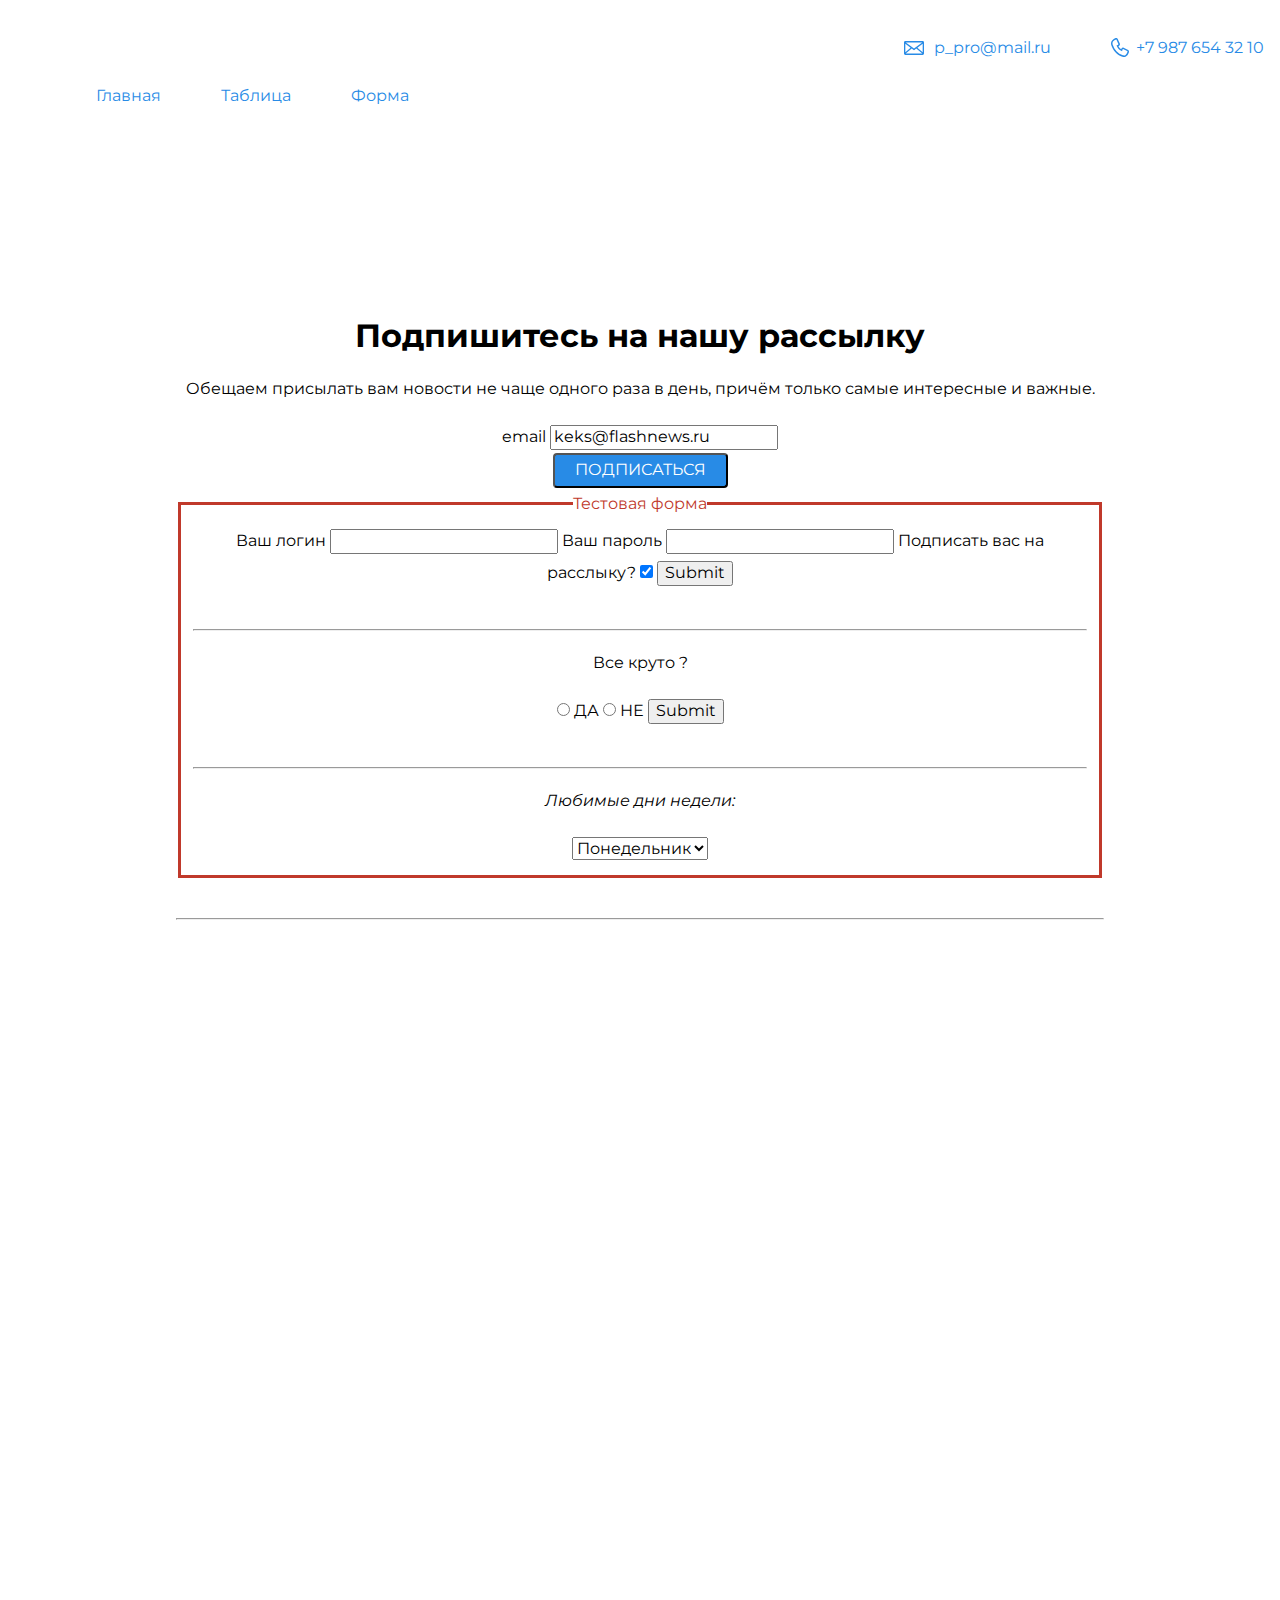
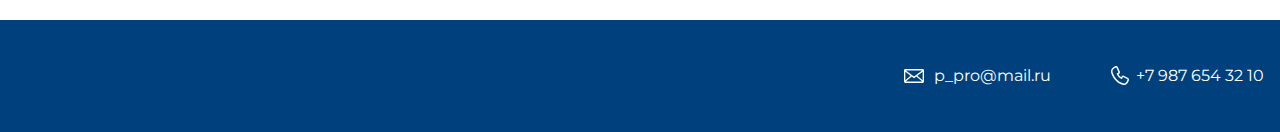
<file: form.html>
<!DOCTYPE html>
<html lang="ru">
<head>
  <meta charset="UTF-8">
  <meta name="viewport" content="width=device-width, initial-scale=1.0">
  <link rel="stylesheet" href="normalize.css">
  <link rel="stylesheet" href="style.css">
  <title>Портфолио Junior верстальщика</title>
  <link href="https://fonts.googleapis.com/css?family=Montserrat:400,500,700 Old+Standard+TT&display=swap&subset=cyrillic" rel="stylesheet">
</head>
<body>
  <header class="page-header">     
    <div class="container">
      <a class="header-email" href="mailto:p_pro@mail.ru">p_pro@mail.ru</a>
      <a class="header-phone" href="tel:+79876543210">+7 987 654 32 10</a>
    </div>
    <nav>
      <ul>
        <li>
          <a href="index.html">Главная</a>
        </li>
        <li>
          <a href="table_test.html">Таблица</a>
        </li>
        <li>
          <a>Форма</a>
        </li>
        </ul>
    </nav>
  </header>
  
  <main>
    <div style="margin-bottom: 700px; text-align: center;">
      <div class="container">
        <h1 class="inner-heading">Подпишитесь на нашу рассылку</h1>
        <p class="subscription-message">Обещаем присылать вам новости не чаще одного раза в день, причём только самые интересные и важные.</p>

        <form action="https://echo.htmlacademy.ru/courses" method="post" class="subscription">
          <div class="subscription-inner">
            <label class="subscription-label" for="subscription-email">email</label>
            <input type="email" class="subscription-email" placeholder="keks@flashnews.ru" value="keks@flashnews.ru" required id="subscription-email">
          </div>
          <button class="button subscription-button" type="submit">Подписаться</button>
        </form>
<form action="https://echo.htmlacademy.ru/courses" method="POST">
  <fieldset>
    <legend>Тестовая форма</legend>
    <label for="login-field">Ваш логин</label>
    <input type="text" name="login" id="login-field">
    <label for="password-field">Ваш пароль</label>
    <input type="password" name="password" id="password-field">
    <label for="subscrible-field">Подписать вас на расслыку?</label>
    <input type="checkbox" name="subscrible" id="subscrible-field" checked>
    <input type="submit">
    </form>
    <form action="https://echo.htmlacademy.ru/courses" method="POST">
    <br><hr>
    <p>Все круто ?</p>
    <label>
      <input type="radio" name="question-one" value="да"> ДА
    </label>
    <label>
      <input type="radio" name="question-one" value="не"> НЕ
    </label>
    <input type="submit">
    </form><br><hr>
    <form action="https://echo.htmlacademy.ru/courses" method="POST">
      <p><i>Любимые дни недели:</i></p>
      <select name="days">
        <option>Понедельник</option>
        <option>Вторник</option>
        <option>Среда</option>
        <option>Четверг</option>
        <option>Пятница</option>
        <option>Суббота</option>
        <option>Воскресенье</option>
      </select>
    </fieldset>
    </form><br><hr>
  </div>

  </main>

  <footer class="page-footer">
    <div class="container">
      <a class="footer-email" href="mailto:p_pro@mail.ru">p_pro@mail.ru</a>
      <a class="footer-phone" href="tel:+79876543210">+7 987 654 32 10</a>
  </div>
  </footer>
  
</body>
</html>
</file>
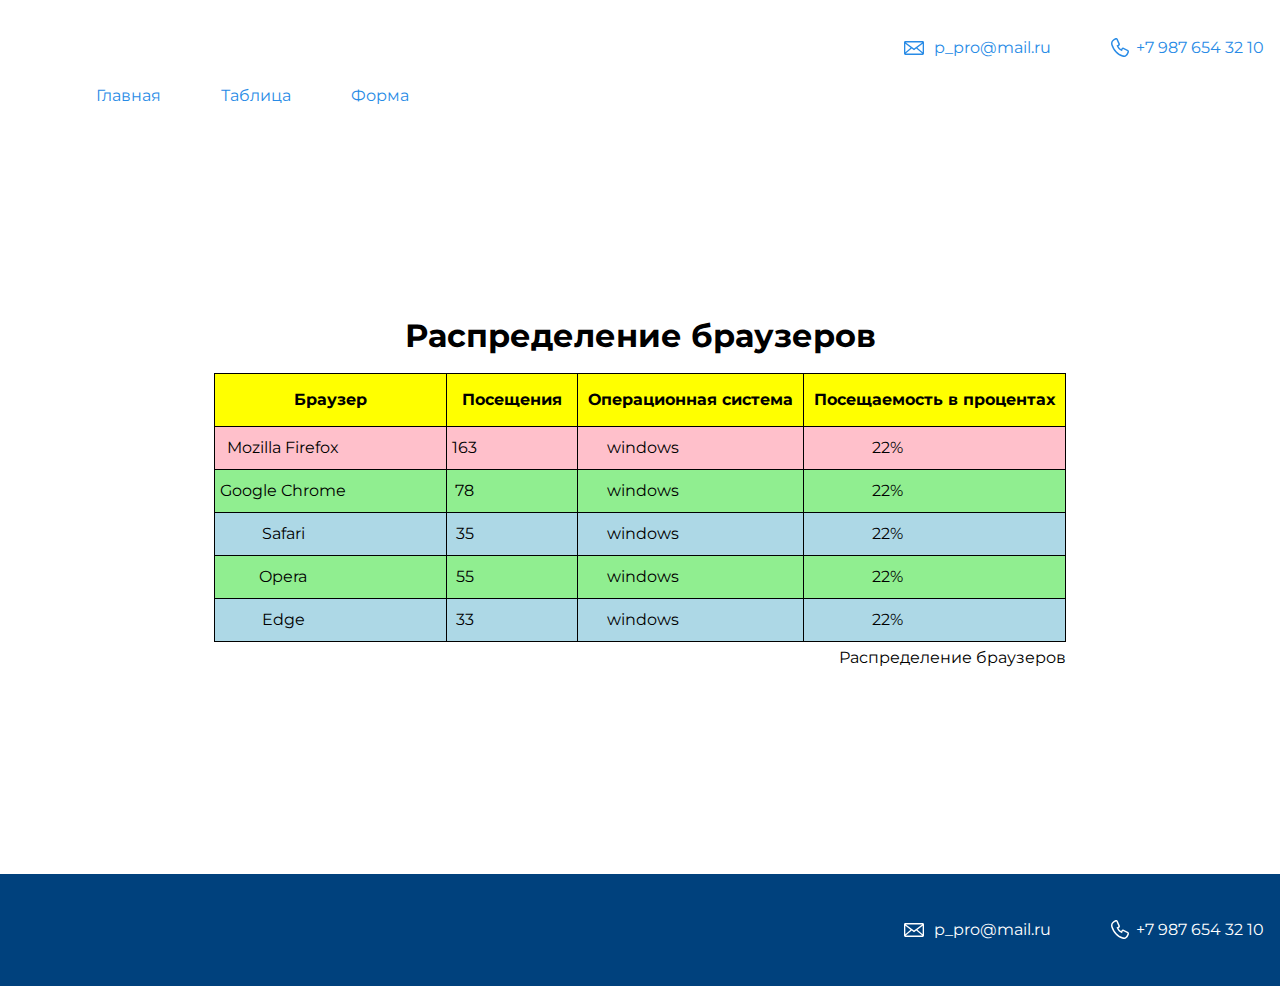
<file: table_test.html>
<!DOCTYPE html>
<html lang="ru">
<head>
  <meta charset="UTF-8">
  <meta name="viewport" content="width=device-width, initial-scale=1.0">
  <link rel="stylesheet" href="style.css">
  <title>Портфолио Junior верстальщика</title>
  <link href="https://fonts.googleapis.com/css?family=Montserrat:400,500,700 Old+Standard+TT&display=swap&subset=cyrillic" rel="stylesheet">
</head>
<body>
  <header class="page-header">     
    <div class="container">
      <a class="header-email" href="mailto:p_pro@mail.ru">p_pro@mail.ru</a>
      <a class="header-phone" href="tel:+79876543210">+7 987 654 32 10</a>
    </div>
    <nav>
      <ul>
        <li>
          <a href="index.html">Главная</a>
        </li>
        <li>
          <a>Таблица</a>
        </li>
        <li>
          <a href="form.html">Форма</a>
        </li>
        </ul>
    </nav>
  </header>
  
  <main>
    <div style="margin-bottom: 200px; text-align: center;">
      <h1>Распределение браузеров</h1>
      <table class="browsers">
        <caption>Распределение браузеров</caption>
        <tr class="row0">
          <th>Браузер</th>
          <th>Посещения</th>
          <th>Операционная система</th>
          <th>Посещаемость в процентах</th>
        </tr>
        <tr class="row1">
          <td>Mozilla Firefox</td>
          <td>163</td>
          <td>windows</td>
          <td>22%</td>
        </tr>
        <tr class="row2">
          <td>Google Chrome</td>
          <td>78</td>
          <td>windows</td>
          <td>22%</td>
        </tr>
        <tr class="row3">
          <td>Safari</td>
          <td>35</td>
          <td>windows</td>
          <td>22%</td>
        </tr>
        <tr class="row4">
          <td >Opera</td> 
          <td>55</td>
          <td>windows</td>
          <td>22%</td>
        </tr>
        <tr class="row5">
          <td >Edge</td>
          <td>33</td>
          <td>windows</td>
          <td>22%</td>
        </tr>
      </table>
    </div>

  </main>

  <footer class="page-footer">
    <div class="container">
      <a class="footer-email" href="mailto:p_pro@mail.ru">p_pro@mail.ru</a>
      <a class="footer-phone" href="tel:+79876543210">+7 987 654 32 10</a>
  </div>
  </footer>
  
</body>
</html>
</file>
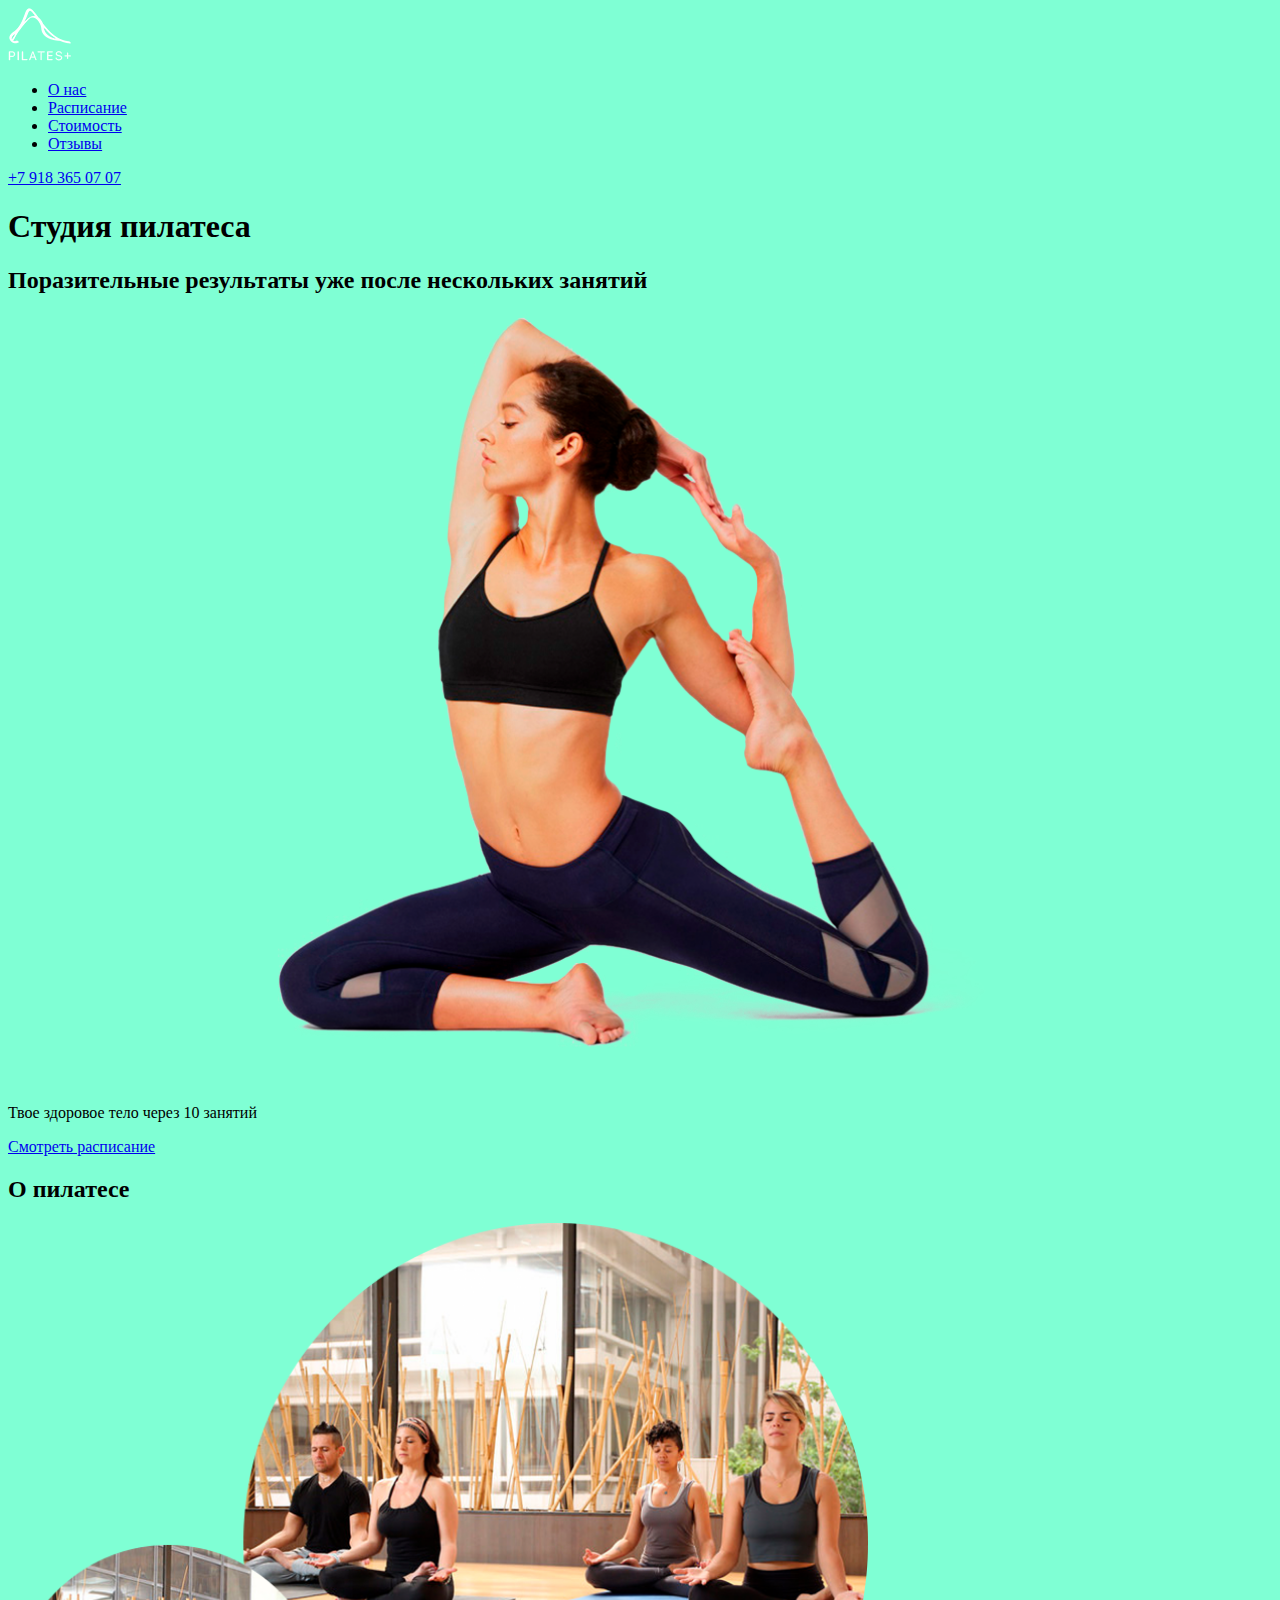
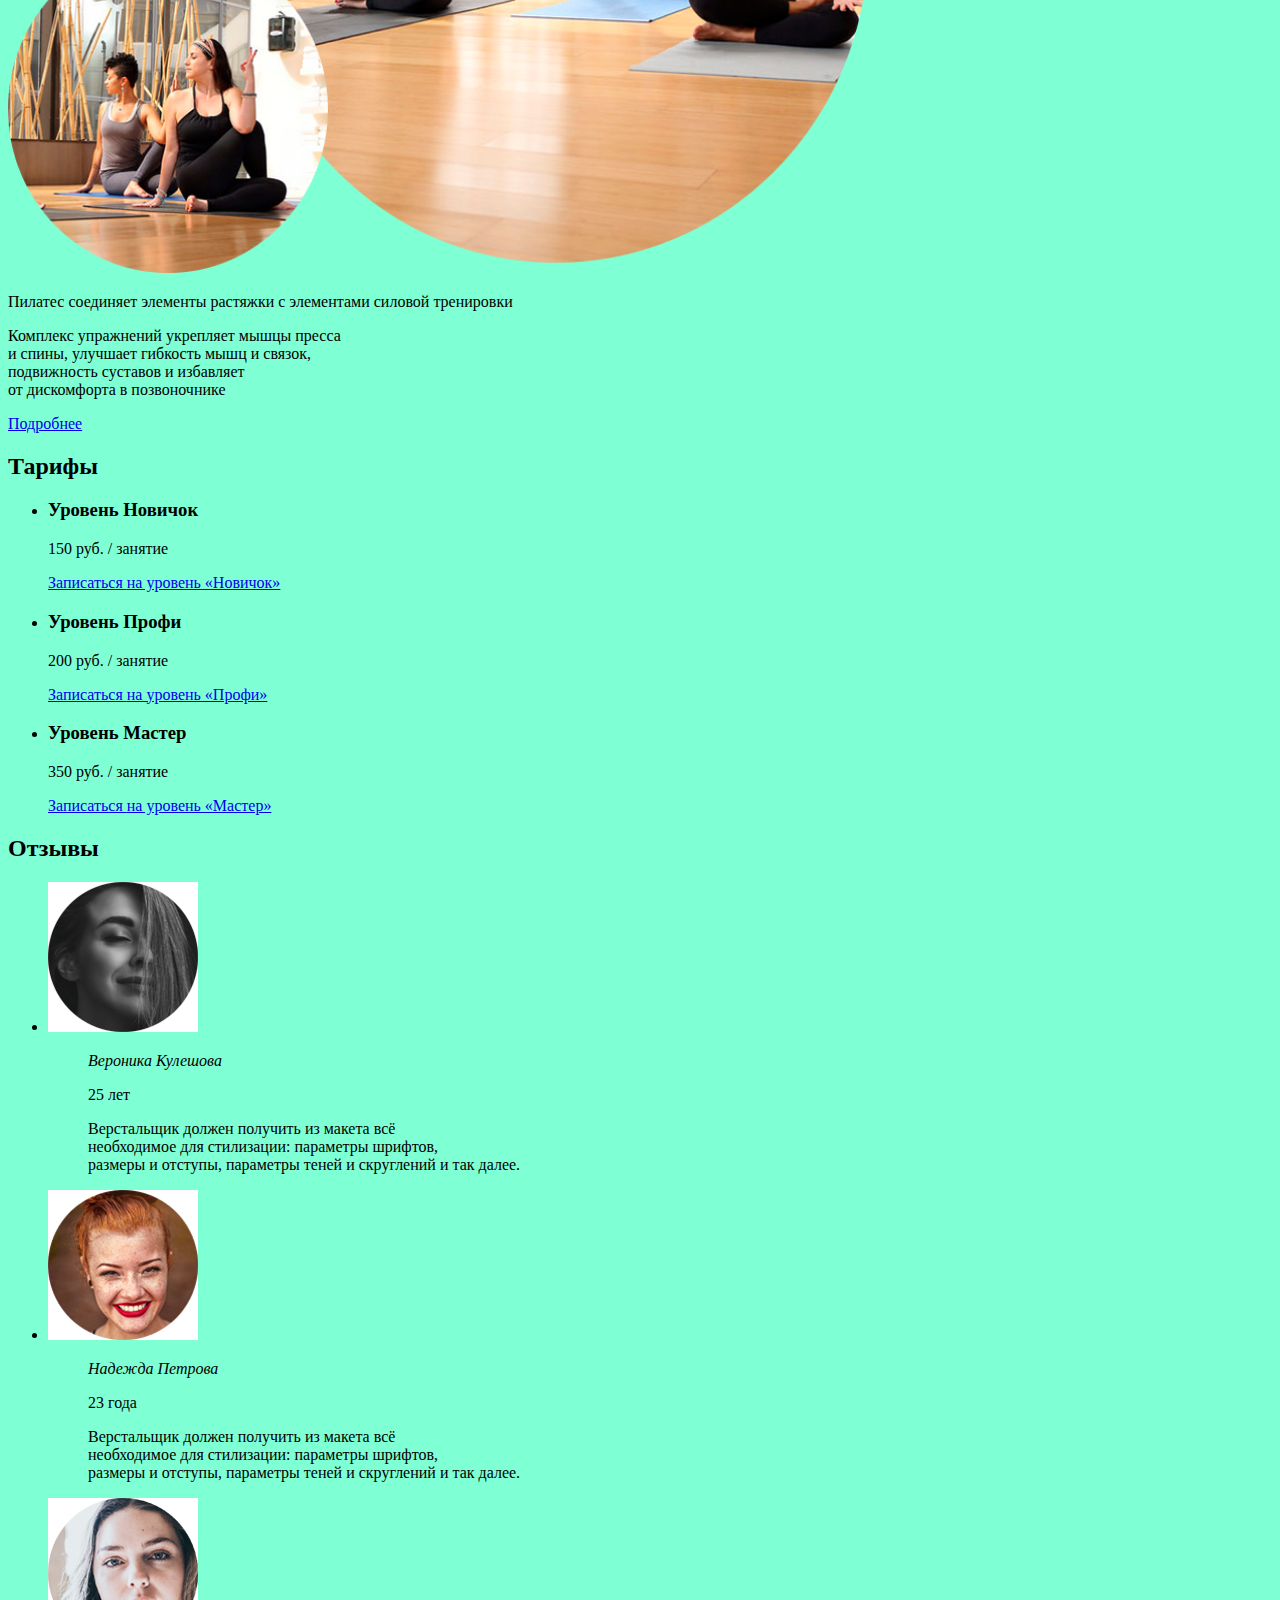
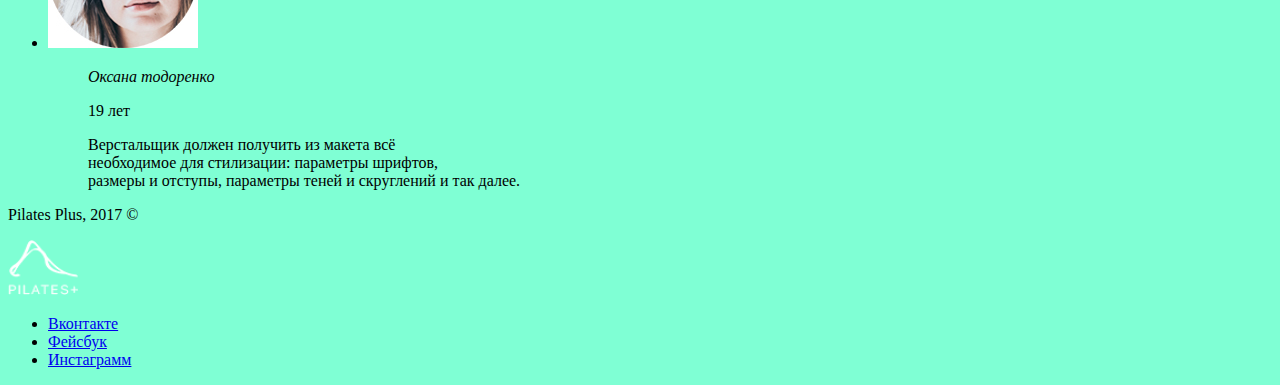
<file: case/my case-02/pilates.html>
<!DOCTYPE html>
<html lang="ru">
<head>
    <meta charset="UTF-8">
    <meta name="viewport" content="width=device-width, initial-scale=1">
    <title>Студия пилатеса</title>
    <style>
        body{
            background-color: aquamarine;
        }
    </style>
</head>
<body>
    <header class="main-header">
        <nav class="main-nav">
            <a class="logo">
                <img src="img/logo.png" width="63" height="53" alt="Логотип студии пилатеса">
            </a>
            <ul class="site-navigation">
                <li class="site-navigation-item">
                    <a href="#">О нас</a>
                </li>
                <li class="site-navigation-item">
                    <a href="#">Расписание</a>
                </li>
                <li class="site-navigation-item">
                    <a href="#">Стоимость</a>
                </li>
                <li class="site-navigation-item">
                    <a href="#">Отзывы</a>
                </li>
              </ul>
           <a href="tel:+79183650707">+7 918 365 07 07</a>
        </nav>
    </header>
        <main>
            <h1>Студия пилатеса</h1>
            <section class="promo">
              <h2 class="visually-hidden">Поразительные результаты уже после нескольких занятий</h2>
              <img src="img/athletic-body.png" width="990" height="770" alt="Ваше подтянутое тело после 10 занятий">
              <p>Твое здоровое тело через 10 занятий</p>
              <a href="#">Смотреть расписание</a>
            </section>
            <section class="about">
                <h2>О пилатесе</h2>
                <img src="img/pilates-studio-photo.png" width="860" height="650" alt="Как проходят занятия в нашей студии">
                <p>
                    Пилатес соединяет элементы растяжки с элементами силовой тренировки
                </p>
                <p>
                    Комплекс упражнений укрепляет мышцы пресса<br>
                    и спины, улучшает гибкость мышц и связок,<br>
                    подвижность суставов и избавляет<br>
                    от дискомфорта в позвоночнике
                </p>
                <a href="#">Подробнее</a>
              </section>
            
            <section class="price">
                <h2>Тарифы</h2>
                <ul class="price-list">
                    <li class="price-item">
                        <h3 class="price-header">Уровень <span>Новичок</span></h3>
                        <p>150 руб. / занятие</p>
                        <a href="#">Записаться <span class="visually-hidden">на уровень «Новичок»</span></a>
                    </li>
                    <li class="price-item">
                      <h3 class="price-header">Уровень <span>Профи</span></h3>
                      <p>200 руб. / занятие</p>
                      <a href="#">Записаться <span class="visually-hidden">на уровень «Профи»</span></a>
                    </li>
                    <li class="price-item">
                        <h3 class="price-header">Уровень <span>Мастер</span></h3>
                        <p>350 руб. / занятие</p>
                        <a href="#">Записаться <span class="visually-hidden">на уровень «Мастер»</span></a>
                    </li>
                </ul>
            </section>

            <section class="reviews"> 
                <h2>Отзывы</h2>
                <ul class="reviews-list">
                        <li class="reviews-item">
                        <img src="img/user001.jpg" width="150" height="150" alt="Вероника Кулешова">
                        <blockquote>
                        <cite>Вероника Кулешова</cite>
                        <p>25 лет</p>
                        <p>Верстальщик должен получить из макета всё <br>необходимое для стилизации: 
                        параметры шрифтов, <br>размеры и отступы, параметры теней и скруглений и так далее.</p>
                        </blockquote>
                        
                    </li>

                    <li class="reviews-item">
                        <img src="img/user010.jpg" width="150" height="150" alt="Надежда Петровоа">
                        <blockquote>
                        <cite>Надежда Петрова</cite>
                        <p>23 года</p>
                        <p>Верстальщик должен получить из макета всё <br>необходимое для стилизации: 
                        параметры шрифтов, <br>размеры и отступы, параметры теней и скруглений и так далее.</p>
                        </blockquote>
                        
                    </li>
                        
                    <li class="reviews-item">
                        <img src="img/user107.jpg" width="150" height="150" alt="Оксана Тодоренко">
                        <blockquote>
                        <cite>Оксана тодоренко</cite>
                        <p>19 лет</p>
                        <p>Верстальщик должен получить из макета всё <br>необходимое для стилизации: 
                        параметры шрифтов, <br>размеры и отступы, параметры теней и скруглений и так далее.</p>
                        </blockquote>
                        
                    </li>
                </ul>
            </section>
        </main>
            <footer class="main-footer">
                <p class="copyright">Pilates Plus, 2017 &copy;</p>
                <a class="footer-logo">
                    <img src="img/logo.png" width="70" height="55" alt="Логотип сайта Студии пилатеса">
                  </a>
                <ul class="social-list">
                    <li class="social-item">
                        <a href="#">Вконтакте</a>
                    </li>
                    <li class="social-item">
                        <a href="#">Фейсбук</a>
                    </li>
                    <li class="social-item">
                        <a href="#">Инстаграмм</a>
                    </li>
                </ul>
            </footer>
    </body>
</html>
</file>
<file: style.css>
body {
  margin: 0;
  min-width: 960px;
  font-family: "Montserrat", "Helvetica", "Arial", sans-serif;
  font-size: 16px;
  line-height: 32px;
}
.light-theme { 
  color: #222222;
  background-color: #f2f4f6;
  background-image: url("img/hero-bg.jpg");
  background-repeat: no-repeat;
  background-position: top center;
}
.dark-theme {
  color: #f2f2f2;
  background-color: #080208;
  background-image: url("img1/hero-bg.jpg");
  background-repeat: no-repeat;
  background-position: top center;
}

.container {
  max-width: 928px;
  margin: 0 auto;
  padding: 0 16px;
}

.page-header {
  margin: 0 0 160px;
  padding: 32px 0 32px;
}

.page-header .container,
.page-footer .container {
  max-width: 1408px;
  text-align: right;
}

.page-header a {
  margin-left: 56px;
  color: #288be6;
  text-decoration: none;
  background-repeat: no-repeat;
  background-position: left;
}

.header-email {
  padding-left: 30px;
  background-image: url("img/icon-email-header.svg");
}

.header-phone {
  padding-left: 25px;
  background-image: url("img/icon-phone-header.svg");
}

.hero-image {
  margin-bottom: 620px;
}

.hero-image .container {
  max-width: 1408px;
  text-align: center;
}

.heading {
  margin: 0 0 16px;
  font-family: "Old Standard TT", "Times", "Times New Roman", serif;
  font-size: 88px;
  line-height: 96px;
  font-weight: 400;
}

.hero-image p {
  margin: 0;
  font-size: 32px;
  line-height: 48px;
}

.intro {
  margin: 0 0 120px;
}

.subheading {
  margin: 0 0 56px;
  font-family: "Old Standard TT", "Times", "Times New Roman", serif;
  font-size: 64px;
  line-height: 80px;
  font-weight: 400;
  text-align: center;
}

.user-image {
  margin: 0 0 32px;
  text-align: center;
}

.intro h3,
.portfolio h3 {
  margin: 0 0 12px;
  font-size: 28px;
  line-height: 40px;
  font-weight: 500;
}

.intro p {
  margin: 0 0 32px;
}

.skills-list {
  margin: 0;
  padding: 0;
}

.skills-list dt {
  padding-left: 32px;
  background-repeat: no-repeat;
  background-position: left;
}

.skill-html {
  background-image: url("img/icon-html.svg");
}

.skill-css {
  background-image: url("img/icon-css.svg");
}

.level {
  margin: 4px 0 16px;
  padding: 0;
  height: 14px;
  font-size: 0;
  background-color: #ffffff;
  border: 1px solid #86c3fa;
  border-radius: 8px;
}

.level div {
  margin: 1px;
  height: 12px;
  background-color: #288be6;
  border-radius: 6px;
}

.portfolio {
  margin: 0 0 120px;
}

.projects {
  margin: 0;
  padding: 0;
  list-style: none;
}

.projects li {
  margin: 0 0 80px;
}

.project-image {
  margin: 0 0 24px;
  text-align: center;
}

.projects p {
  margin: 0 0 24px;
}

.button {
  padding: 6px 20px;
  display: inline-block;
  vertical-align: baseline;
  text-decoration: none;
  text-transform: uppercase;
  border-radius: 4px;
  background-color: #288be6;
  color: #ffffff;
}

.page-footer {
  padding: 40px 0;
  background-color: #00417d;
  color: #ffffff;
  }

.page-footer a {
  margin-left: 56px;
  color: inherit;
  text-decoration: none;
  background-repeat: no-repeat;
  background-position: left;
}

.footer-email {
  padding-left: 30px;
  background-image: url("img/icon-email-footer.svg");
}

.footer-phone {
  padding-left: 25px;
  background-image: url("img/icon-phone-footer.svg");
}
/*таблица*/
nav li{
  list-style-type: none; /* Убираем маркеры */
 }
 nav a:hover{
   background-color:gold ;
 }
 nav ul li{
   display: inline;
 }
 ul.hidden li{
  display: inline-block;
}
table{
  border-collapse: collapse;
  border: 1px solid black;
  margin: auto;
}
td{
  border: 1px solid black;
  padding: 5px;
  padding-right: 100px;
}
th{
  border: 1px solid black;
  padding: 10px;
}
caption {
caption-side: bottom;
text-align: right;
}
.row0 {
  background-color: yellow;
  }
.row1 {
  background-color: pink;
  }
.row2 {
  background-color: lightgreen;
  }
.row3 {
  background-color: lightblue;
  }
.row4 {
  background-color: lightgreen;
  }
.row5 {
  background-color: lightblue;
  }
  nav a:active{
    background-color: yellow;
  }

/*форма*/
fieldset {
  border: 3px solid #c0392b;
}
fieldset legend{
  color: #c0392b;
}
/* Подсветка меню */
.page-header nav a:hover {
  background-color:rgba(21, 203, 235, 0.8);
}
/* Подсветка строк таблицы */
.browsers tr:hover {
  background-color:rgba(245, 6, 6, 0.623);
}
li.hiddenli ul.hidden{
  display: none;
}
li.hiddenli:hover ul.hidden{
  display: block;
}
</file>
<file: source/project/style.css>
body {
  padding: 0;
  font-family: "Arial", sans-serif;
  font-size: 14px;
  line-height: 18px;
  color: #000000;
  background: #ffffff url("img/keks-background.jpg") no-repeat 50% 0;
}

h1 {
  width: 260px;
  font-family: "Georgia", serif;
  font-size: 36px;
  line-height: 36px;
}

h2 {
  padding-bottom: 12px;
  border-bottom: 1px solid #cccccc;
}

.site-header {
  margin-bottom: 30px;
}

.skills-item {
  margin-bottom: 15px;
  padding-left: 20px;
  border-left: 10px solid #c4c4c4;
  color: #999999;
}

.standart {
  border-color: #ffc5b3;
  color: #666666;
}

/* Добавьте правило ниже */

.vip {
  border-color: #ff5a26;
  color: #000000;
}

.container {
  width: 480px;
  margin: 0 auto;
}

.site-header img {
  display: block;
  margin: 0 auto;
}

.features {
  margin-bottom: 30px;
}

.features p {
  display: inline-block;
  vertical-align: top;
  width: 30%;
  margin: 0 5px;
  text-align: center;
  background-repeat: no-repeat;
  background-position: center top;
}

.feature-kitten {
  padding-top: 60px;
  background-image: url("img/bottle.svg");
}

.feature-cat {
  padding-top: 60px;
  background-image: url("img/cat.svg");
}

.feature-train {
  padding-top: 60px;
  background-image: url("img/whistle.svg");
}

.skills-list {
  padding: 0;
  list-style: none;
}

.site-footer {
  display: flex;
  justify-content: space-between;
  color: #999999;
}
</file>
